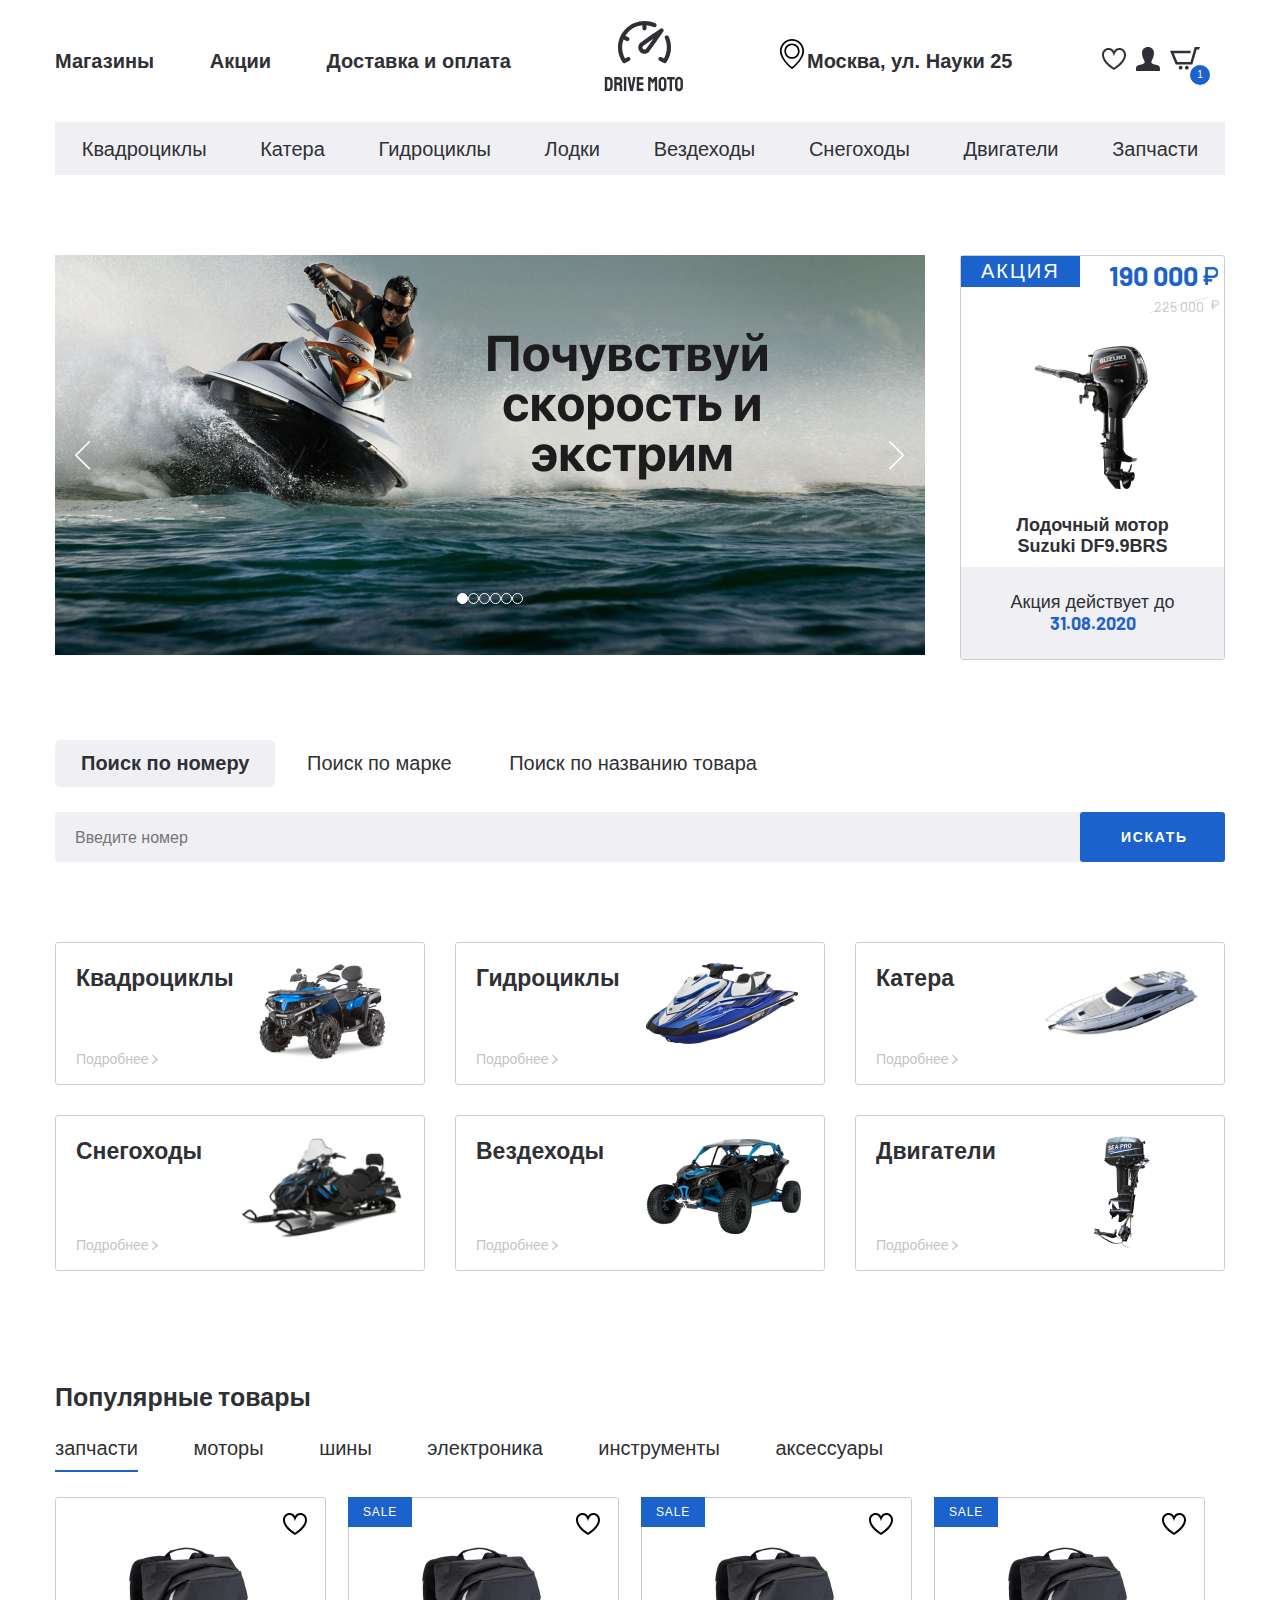
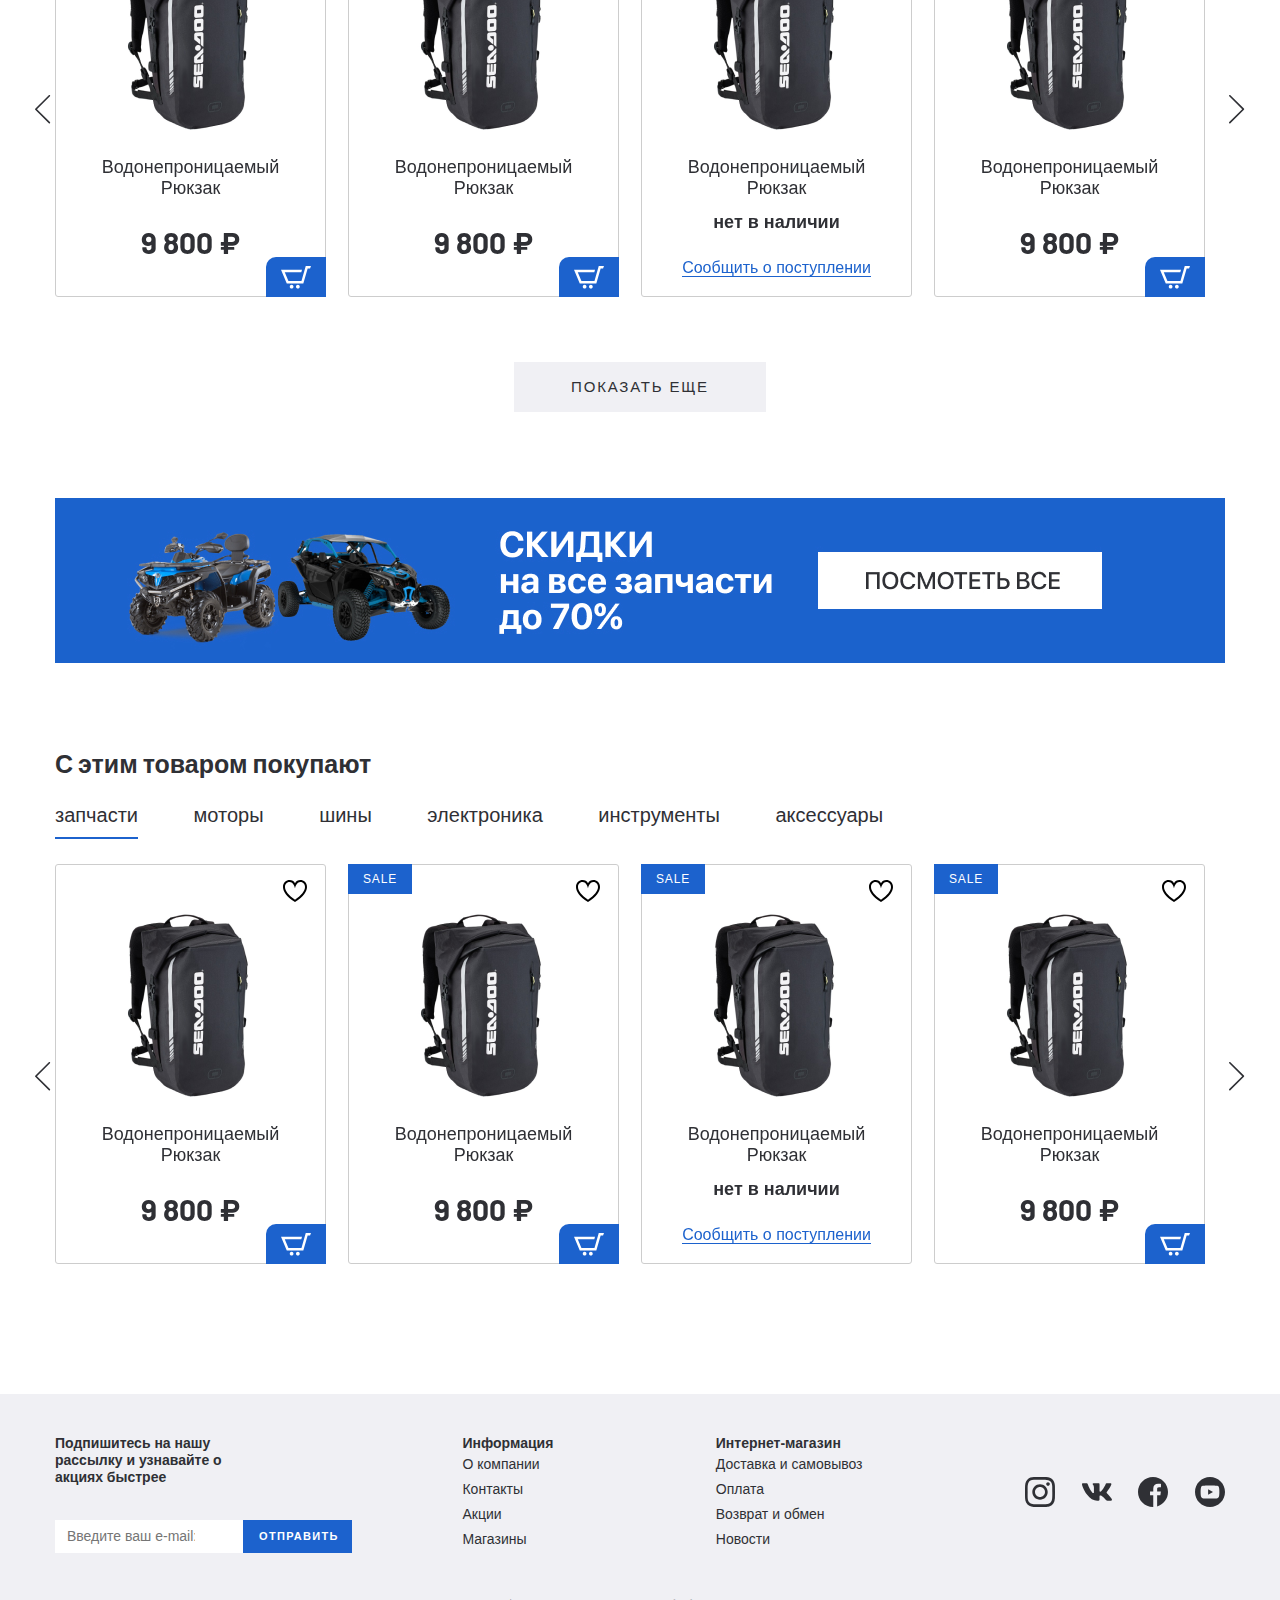
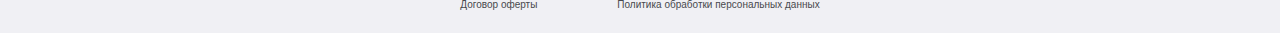
<file: index.html>
<!DOCTYPE html>
<html lang="ru">
  <head>
    <meta charset="UTF-8" />
    <meta http-equiv="X-UA-Compatible" content="IE=edge" />
    <meta
      name="viewport"
      content="width=
    , initial-scale=1.0"
    />
    <title>Document</title>
    <link rel="stylesheet" href="css/normalize.css" />
    <link rel="stylesheet" href="css/slick.css" />
    <link rel="preconnect" href="https://fonts.googleapis.com" />
    <link
      href="https://fonts.googleapis.com/css2?family=Barlow:wght@400;700&family=Inter:wght@900&display=swap"
      rel="stylesheet"
    />
    <link rel="stylesheet" href="css/fonts.css" />
    <link rel="stylesheet" href="css/ion.rangeSlider.min.css" />
    <link rel="stylesheet" href="css/jquery.formstyler.css" />
    <link rel="stylesheet" href="css/jquery.formstyler.theme.css" />
    <link rel="stylesheet" href="css/jquery.rateyo.min.css" />
    <link rel="stylesheet" href="css/style.css" />
  </head>

  <body class="page">
    <header class="header">
      <div class="header__top">
        <div class="container">
          <div class="header__top-inner">
            <nav class="menu">
              <ul class="menu__list">
                <li class="menu__item">
                  <a class="menu__link" href="#">Магазины</a>
                </li>
                <li class="menu__item">
                  <a class="menu__link" href="#">Акции</a>
                </li>
                <li class="menu__item">
                  <a class="menu__link" href="#">Доставка и оплата</a>
                </li>
              </ul>
            </nav>
            <a class="logo" href="">
              <img
                class="logo__img"
                src="images/Logo.svg"
                alt="Логотип компании драйв мото"
              />
            </a>
            <div class="header__box">
              <p class="header__adress">Москва, ул. Науки 25</p>
              <ul class="user-list">
                <li class="user-list__item">
                  <a href="#" class="user-list__link">
                    <img src="images/like.svg" alt="" />
                  </a>
                </li>
                <li class="user-list__item">
                  <a href="#" class="user-list__link">
                    <img src="images/user.svg" alt="" />
                  </a>
                </li>
                <li class="user-list__item">
                  <a href="#" class="user-list__link basket">
                    <img src="images/basket.svg" alt="" />
                    <p class="basket__num">1</p>
                  </a>
                </li>
              </ul>
            </div>
          </div>
        </div>
      </div>
      <div class="header__bottom page-section">
        <div class="container">
          <ul class="menu-categories">
            <li class="menu-categories__item">
              <a class="menu-categories__link" href="#">Квадроциклы</a>
            </li>
            <li class="menu-categories__item">
              <a class="menu-categories__link" href="#">Катера</a>
            </li>
            <li class="menu-categories__item">
              <a class="menu-categories__link" href="#">Гидроциклы</a>
            </li>
            <li class="menu-categories__item">
              <a class="menu-categories__link" href="#">Лодки</a>
            </li>
            <li class="menu-categories__item">
              <a class="menu-categories__link" href="#">Вездеходы</a>
            </li>
            <li class="menu-categories__item">
              <a class="menu-categories__link" href="#">Снегоходы</a>
            </li>
            <li class="menu-categories__item">
              <a class="menu-categories__link" href="#">Двигатели</a>
            </li>
            <li class="menu-categories__item">
              <a class="menu-categories__link" href="#">Запчасти</a>
            </li>
          </ul>
        </div>
      </div>
    </header>

    <section class="banner-section page-section">
      <div class="container">
        <div class="banner-section__inner">
          <div class="banner-section__slider">
            <a class="banner-section__slider-item" href="#">
              <img
                class="banner-section__inner-img"
                src="images/banner-slider.jpg"
                alt="слайдер с баннера"
              />
            </a>
            <a class="banner-section__slider-item" href="#">
              <img
                class="banner-section__inner-img"
                src="images/banner-slider.jpg"
                alt="слайдер с баннера"
              />
            </a>
            <a class="banner-section__slider-item" href="#">
              <img
                class="banner-section__inner-img"
                src="images/banner-slider.jpg"
                alt="слайдер с баннера"
              />
            </a>
            <a class="banner-section__slider-item" href="#">
              <img
                class="banner-section__inner-img"
                src="images/banner-slider.jpg"
                alt="слайдер с баннера"
              />
            </a>
            <a class="banner-section__slider-item" href="#">
              <img
                class="banner-section__inner-img"
                src="images/banner-slider.jpg"
                alt="слайдер с баннера"
              />
            </a>
            <a class="banner-section__slider-item" href="#">
              <img
                class="banner-section__inner-img"
                src="images/banner-slider.jpg"
                alt="слайдер с баннера"
              />
            </a>
          </div>
          <a class="banner-section__item sale-item" href="#">
            <div class="sale-item__top">
              <p class="sale-item__info">акция</p>
              <div class="sale-item__price">
                <div class="price sale-item__price-new">190 000</div>
                <div class="price sale-item__price-old">225 000</div>
              </div>
            </div>
            <img class="sale-item__img" src="../images/sale-1.png" alt="" />
            <h5 class="sale-item__title">Лодочный мотор Suzuki DF9.9BRS</h5>
            <p class="sale-item__footer">
              Акция действует до
              <span>31.08.2020</span>
            </p>
          </a>
        </div>
      </div>
    </section>

    <div class="search page-section">
      <div class="container">
        <div class="search_inner">
          <div class="search__tabs">
            <a
              class="tab search__tabs-item search__tabs-item--active tab--active"
              href="#tab-1"
              >Поиск по номеру</a
            >
            <a class="tab search__tabs-item" href="#tab-2">Поиск по марке</a>
            <a class="tab search__tabs-item" href="#tab-3"
              >Поиск по названию товара</a
            >
          </div>
          <div class="search__content">
            <div
              id="tab-1"
              class="tabs-content search__content-item tabs-content--active"
            >
              <form class="search__content-form">
                <input
                  type="text"
                  class="search__content-input"
                  placeholder="Введите номер"
                />
                <button class="search__content-btn">искать</button>
              </form>
            </div>
            <div id="tab-2" class="tabs-content search__content-item">
              <form class="search__content-form">
                <input
                  type="text"
                  class="search__content-input"
                  placeholder="Введите марку"
                />
                <button class="search__content-btn">искать</button>
              </form>
            </div>
            <div id="tab-3" class="tabs-content search__content-item">
              <form class="search__content-form">
                <input
                  type="text"
                  class="search__content-input"
                  placeholder="Введите название товара"
                />
                <button class="search__content-btn">искать</button>
              </form>
            </div>
          </div>
        </div>
      </div>
    </div>

    <section class="categories page-section">
      <div class="container">
        <div class="categories__inner">
          <a class="categories__item" href="#">
            <div class="categories__item-info">
              <h4 class="categories__item-title">Квадроциклы</h4>
              <p class="categories__item-text">Подробнее</p>
            </div>
            <div class="categories__item-img">
              <img src="images/categories-1.png" alt="" />
            </div>
          </a>
          <a class="categories__item" href="#">
            <div class="categories__item-info">
              <h4 class="categories__item-title">Гидроциклы</h4>
              <p class="categories__item-text">Подробнее</p>
            </div>
            <div class="categories__item-img">
              <img src="images/categories-2.png" alt="" />
            </div>
          </a>
          <a class="categories__item" href="#">
            <div class="categories__item-info">
              <h4 class="categories__item-title">Катера</h4>
              <p class="categories__item-text">Подробнее</p>
            </div>
            <div class="categories__item-img">
              <img src="images/categories-3.png" alt="" />
            </div>
          </a>
          <a class="categories__item" href="#">
            <div class="categories__item-info">
              <h4 class="categories__item-title">Снегоходы</h4>
              <p class="categories__item-text">Подробнее</p>
            </div>
            <div class="categories__item-img">
              <img src="images/categories-4.png" alt="" />
            </div>
          </a>
          <a class="categories__item" href="#">
            <div class="categories__item-info">
              <h4 class="categories__item-title">Вездеходы</h4>
              <p class="categories__item-text">Подробнее</p>
            </div>
            <div class="categories__item-img">
              <img src="images/categories-5.png" alt="" />
            </div>
          </a>
          <a class="categories__item" href="#">
            <div class="categories__item-info">
              <h4 class="categories__item-title">Двигатели</h4>
              <p class="categories__item-text">Подробнее</p>
            </div>
            <div class="categories__item-img">
              <img src="images/categories-6.png" alt="" />
            </div>
          </a>
        </div>
      </div>
    </section>

    <sections class="products page-section">
      <div class="container">
        <div class="products__inner">
          <h3 class="product__title">Популярные товары</h3>

          <div class="tabs__wrapper">
            <div class="tabs products__tabs">
              <a class="tab products__tab tab--active" href="#product-tab-1"
                >запчасти</a
              >
              <a class="tab products__tab" href="#product-tab-2">моторы</a>
              <a class="tab products__tab" href="#product-tab-3">шины</a>
              <a class="tab products__tab" href="#product-tab-4">электроника</a>
              <a class="tab products__tab" href="#product-tab-5">инструменты</a>
              <a class="tab products__tab" href="#product-tab-6">аксессуары</a>
            </div>

            <div class="tabs-container products__container">
              <div
                id="product-tab-1"
                class="tabs-content products__content tabs-content--active"
              >
                <div class="product-slider">
                  <div class="product-slider__item">
                    <div class="product-item-wrapper">
                      <button class="product-item__favorite"></button>
                      <button class="product-item__basket">
                        <img src="images/basket-white.svg" alt="" />
                      </button>
                      <a class="product-item__notify-link" href="#"
                        ><span>Сообщить о поступлении</span></a
                      >
                      <a class="product-item" href="#">
                        <p class="product-item__hover-text">посмотреть товар</p>
                        <img
                          class="product-item__img"
                          src="images/content/product-1.png"
                          alt=""
                        />
                        <h4 class="product-item__title">
                          Водонепроницаемый Рюкзак
                        </h4>
                        <p class="price product-item__price">9 800 ₽</p>
                        <p class="product-item__notify-text">нет в наличии</p>
                      </a>
                    </div>
                  </div>

                  <div class="product-slider__item">
                    <div class="product-item-wrapper">
                      <button class="product-item__favorite"></button>
                      <button class="product-item__basket">
                        <img src="images/basket-white.svg" alt="" />
                      </button>
                      <a class="product-item__notify-link" href="#"
                        ><span>Сообщить о поступлении</span></a
                      >
                      <a class="product-item product-item--sale" href="#">
                        <p class="product-item__hover-text">посмотреть товар</p>
                        <img
                          class="product-item__img"
                          src="images/content/product-1.png"
                          alt=""
                        />
                        <h4 class="product-item__title">
                          Водонепроницаемый Рюкзак
                        </h4>
                        <p class="price product-item__price">9 800 ₽</p>
                        <p class="product-item__notify-text">нет в наличии</p>
                      </a>
                    </div>
                  </div>

                  <div class="product-slider__item">
                    <div
                      class="product-item-wrapper product-item__not-available"
                    >
                      <button class="product-item__favorite"></button>
                      <button class="product-item__basket">
                        <img src="images/basket-white.svg" alt="" />
                      </button>
                      <a class="product-item__notify-link" href="#"
                        ><span>Сообщить о поступлении</span></a
                      >
                      <a class="product-item product-item--sale" href="#">
                        <p class="product-item__hover-text">посмотреть товар</p>
                        <img
                          class="product-item__img"
                          src="images/content/product-1.png"
                          alt=""
                        />
                        <h4 class="product-item__title">
                          Водонепроницаемый Рюкзак
                        </h4>
                        <p class="price product-item__price">9 800 ₽</p>
                        <p class="product-item__notify-text">нет в наличии</p>
                      </a>
                    </div>
                  </div>

                  <div class="product-slider__item">
                    <div class="product-item-wrapper">
                      <button class="product-item__favorite"></button>
                      <button class="product-item__basket">
                        <img src="images/basket-white.svg" alt="" />
                      </button>
                      <a class="product-item__notify-link" href="#"
                        ><span>Сообщить о поступлении</span></a
                      >
                      <a class="product-item product-item--sale" href="#">
                        <p class="product-item__hover-text">посмотреть товар</p>
                        <img
                          class="product-item__img"
                          src="images/content/product-1.png"
                          alt=""
                        />
                        <h4 class="product-item__title">
                          Водонепроницаемый Рюкзак
                        </h4>
                        <p class="price product-item__price">9 800 ₽</p>
                        <p class="product-item__notify-text">нет в наличии</p>
                      </a>
                    </div>
                  </div>

                  <div class="product-slider__item">
                    <div class="product-item-wrapper">
                      <button class="product-item__favorite"></button>
                      <button class="product-item__basket">
                        <img src="images/basket-white.svg" alt="" />
                      </button>
                      <a class="product-item__notify-link" href="#"
                        ><span>Сообщить о поступлении</span></a
                      >
                      <a class="product-item product-item--sale" href="#">
                        <p class="product-item__hover-text">посмотреть товар</p>
                        <img
                          class="product-item__img"
                          src="images/content/product-1.png"
                          alt=""
                        />
                        <h4 class="product-item__title">
                          Водонепроницаемый Рюкзак
                        </h4>
                        <p class="price product-item__price">9 800 ₽</p>
                        <p class="product-item__notify-text">нет в наличии</p>
                      </a>
                    </div>
                  </div>

                  <div class="product-slider__item">
                    <div class="product-item-wrapper">
                      <button class="product-item__favorite"></button>
                      <button class="product-item__basket">
                        <img src="images/basket-white.svg" alt="" />
                      </button>
                      <a class="product-item__notify-link" href="#"
                        ><span>Сообщить о поступлении</span></a
                      >
                      <a class="product-item product-item--sale" href="#">
                        <p class="product-item__hover-text">посмотреть товар</p>
                        <img
                          class="product-item__img"
                          src="images/content/product-1.png"
                          alt=""
                        />
                        <h4 class="product-item__title">
                          Водонепроницаемый Рюкзак
                        </h4>
                        <p class="price product-item__price">9 800 ₽</p>
                        <p class="product-item__notify-text">нет в наличии</p>
                      </a>
                    </div>
                  </div>

                  <div class="product-slider__item">
                    <div class="product-item-wrapper">
                      <button class="product-item__favorite"></button>
                      <button class="product-item__basket">
                        <img src="images/basket-white.svg" alt="" />
                      </button>
                      <a class="product-item__notify-link" href="#"
                        ><span>Сообщить о поступлении</span></a
                      >
                      <a class="product-item product-item--sale" href="#">
                        <p class="product-item__hover-text">посмотреть товар</p>
                        <img
                          class="product-item__img"
                          src="images/content/product-1.png"
                          alt=""
                        />
                        <h4 class="product-item__title">
                          Водонепроницаемый Рюкзак
                        </h4>
                        <p class="price product-item__price">9 800 ₽</p>
                        <p class="product-item__notify-text">нет в наличии</p>
                      </a>
                    </div>
                  </div>

                  <div class="product-slider__item">
                    <div class="product-item-wrapper">
                      <button class="product-item__favorite"></button>
                      <button class="product-item__basket">
                        <img src="images/basket-white.svg" alt="" />
                      </button>
                      <a class="product-item__notify-link" href="#"
                        ><span>Сообщить о поступлении</span></a
                      >
                      <a class="product-item product-item--sale" href="#">
                        <p class="product-item__hover-text">посмотреть товар</p>
                        <img
                          class="product-item__img"
                          src="images/content/product-1.png"
                          alt=""
                        />
                        <h4 class="product-item__title">
                          Водонепроницаемый Рюкзак
                        </h4>
                        <p class="price product-item__price">9 800 ₽</p>
                        <p class="product-item__notify-text">нет в наличии</p>
                      </a>
                    </div>
                  </div>
                </div>
              </div>
              <div id="product-tab-2" class="tabs-content products__content">
                <div class="product-slider">
                  <div class="product-slider__item">
                    <div class="product-item-wrapper">
                      <button class="product-item__favorite"></button>
                      <button class="product-item__basket">
                        <img src="images/basket-white.svg" alt="" />
                      </button>
                      <a class="product-item__notify-link" href="#"
                        ><span>Сообщить о поступлении</span></a
                      >
                      <a class="product-item" href="#">
                        <p class="product-item__hover-text">посмотреть товар</p>
                        <img
                          class="product-item__img"
                          src="images/content/product-1.png"
                          alt=""
                        />
                        <h4 class="product-item__title">
                          Водонепроницаемый Рюкзак
                        </h4>
                        <p class="price product-item__price">9 800 ₽</p>
                        <p class="product-item__notify-text">нет в наличии</p>
                      </a>
                    </div>
                  </div>

                  <div class="product-slider__item">
                    <div class="product-item-wrapper">
                      <button class="product-item__favorite"></button>
                      <button class="product-item__basket">
                        <img src="images/basket-white.svg" alt="" />
                      </button>
                      <a class="product-item__notify-link" href="#"
                        ><span>Сообщить о поступлении</span></a
                      >
                      <a class="product-item product-item--sale" href="#">
                        <p class="product-item__hover-text">посмотреть товар</p>
                        <img
                          class="product-item__img"
                          src="images/content/product-1.png"
                          alt=""
                        />
                        <h4 class="product-item__title">
                          Водонепроницаемый Рюкзак
                        </h4>
                        <p class="price product-item__price">9 800 ₽</p>
                        <p class="product-item__notify-text">нет в наличии</p>
                      </a>
                    </div>
                  </div>

                  <div class="product-slider__item">
                    <div
                      class="product-item-wrapper product-item__not-available"
                    >
                      <button class="product-item__favorite"></button>
                      <button class="product-item__basket">
                        <img src="images/basket-white.svg" alt="" />
                      </button>
                      <a class="product-item__notify-link" href="#"
                        ><span>Сообщить о поступлении</span></a
                      >
                      <a class="product-item product-item--sale" href="#">
                        <p class="product-item__hover-text">посмотреть товар</p>
                        <img
                          class="product-item__img"
                          src="images/content/product-1.png"
                          alt=""
                        />
                        <h4 class="product-item__title">
                          Водонепроницаемый Рюкзак
                        </h4>
                        <p class="price product-item__price">9 800 ₽</p>
                        <p class="product-item__notify-text">нет в наличии</p>
                      </a>
                    </div>
                  </div>

                  <div class="product-slider__item">
                    <div class="product-item-wrapper">
                      <button class="product-item__favorite"></button>
                      <button class="product-item__basket">
                        <img src="images/basket-white.svg" alt="" />
                      </button>
                      <a class="product-item__notify-link" href="#"
                        ><span>Сообщить о поступлении</span></a
                      >
                      <a class="product-item product-item--sale" href="#">
                        <p class="product-item__hover-text">посмотреть товар</p>
                        <img
                          class="product-item__img"
                          src="images/content/product-1.png"
                          alt=""
                        />
                        <h4 class="product-item__title">
                          Водонепроницаемый Рюкзак
                        </h4>
                        <p class="price product-item__price">9 800 ₽</p>
                        <p class="product-item__notify-text">нет в наличии</p>
                      </a>
                    </div>
                  </div>

                  <div class="product-slider__item">
                    <div class="product-item-wrapper">
                      <button class="product-item__favorite"></button>
                      <button class="product-item__basket">
                        <img src="images/basket-white.svg" alt="" />
                      </button>
                      <a class="product-item__notify-link" href="#"
                        ><span>Сообщить о поступлении</span></a
                      >
                      <a class="product-item product-item--sale" href="#">
                        <p class="product-item__hover-text">посмотреть товар</p>
                        <img
                          class="product-item__img"
                          src="images/content/product-1.png"
                          alt=""
                        />
                        <h4 class="product-item__title">
                          Водонепроницаемый Рюкзак
                        </h4>
                        <p class="price product-item__price">9 800 ₽</p>
                        <p class="product-item__notify-text">нет в наличии</p>
                      </a>
                    </div>
                  </div>

                  <div class="product-slider__item">
                    <div class="product-item-wrapper">
                      <button class="product-item__favorite"></button>
                      <button class="product-item__basket">
                        <img src="images/basket-white.svg" alt="" />
                      </button>
                      <a class="product-item__notify-link" href="#"
                        ><span>Сообщить о поступлении</span></a
                      >
                      <a class="product-item product-item--sale" href="#">
                        <p class="product-item__hover-text">посмотреть товар</p>
                        <img
                          class="product-item__img"
                          src="images/content/product-1.png"
                          alt=""
                        />
                        <h4 class="product-item__title">
                          Водонепроницаемый Рюкзак
                        </h4>
                        <p class="price product-item__price">9 800 ₽</p>
                        <p class="product-item__notify-text">нет в наличии</p>
                      </a>
                    </div>
                  </div>

                  <div class="product-slider__item">
                    <div class="product-item-wrapper">
                      <button class="product-item__favorite"></button>
                      <button class="product-item__basket">
                        <img src="images/basket-white.svg" alt="" />
                      </button>
                      <a class="product-item__notify-link" href="#"
                        ><span>Сообщить о поступлении</span></a
                      >
                      <a class="product-item product-item--sale" href="#">
                        <p class="product-item__hover-text">посмотреть товар</p>
                        <img
                          class="product-item__img"
                          src="images/content/product-1.png"
                          alt=""
                        />
                        <h4 class="product-item__title">
                          Водонепроницаемый Рюкзак
                        </h4>
                        <p class="price product-item__price">9 800 ₽</p>
                        <p class="product-item__notify-text">нет в наличии</p>
                      </a>
                    </div>
                  </div>

                  <div class="product-slider__item">
                    <div class="product-item-wrapper">
                      <button class="product-item__favorite"></button>
                      <button class="product-item__basket">
                        <img src="images/basket-white.svg" alt="" />
                      </button>
                      <a class="product-item__notify-link" href="#"
                        ><span>Сообщить о поступлении</span></a
                      >
                      <a class="product-item product-item--sale" href="#">
                        <p class="product-item__hover-text">посмотреть товар</p>
                        <img
                          class="product-item__img"
                          src="images/content/product-1.png"
                          alt=""
                        />
                        <h4 class="product-item__title">
                          Водонепроницаемый Рюкзак
                        </h4>
                        <p class="price product-item__price">9 800 ₽</p>
                        <p class="product-item__notify-text">нет в наличии</p>
                      </a>
                    </div>
                  </div>
                </div>
              </div>

              <div id="product-tab-3" class="tabs-content products__content">
                slider-3
              </div>
              <div id="product-tab-4" class="tabs-content products__content">
                slider-4
              </div>
              <div id="product-tab-5" class="tabs-content products__content">
                slider-5
              </div>
              <div id="product-tab-6" class="tabs-content products__content">
                slider-6
              </div>
            </div>
          </div>
          <div class="product__more">
            <a class="product__more-link" href="">Показать еще</a>
          </div>
        </div>
      </div>
    </sections>

    <div class="banner__wrap page-section">
      <div class="container">
        <a class="banner" href="#">
          <img src="images/banner.jpg" alt="" />
        </a>
      </div>
    </div>

    <sections class="products popular">
      <div class="container">
        <div class="products__inner">
          <h3 class="product__title">С этим товаром покупают</h3>

          <div class="tabs__wrapper">
            <div class="tabs products__tabs">
              <a class="tab products__tab tab--active" href="#popular-tab-1"
                >запчасти</a
              >
              <a class="tab products__tab" href="#popular-tab-2">моторы</a>
              <a class="tab products__tab" href="#popular-tab-3">шины</a>
              <a class="tab products__tab" href="#popular-tab-4">электроника</a>
              <a class="tab products__tab" href="#popular-tab-5">инструменты</a>
              <a class="tab products__tab" href="#popular-tab-6">аксессуары</a>
            </div>

            <div class="tabs-container products__container">
              <div
                id="popular-tab-1"
                class="tabs-content products__content tabs-content--active"
              >
                <div class="product-slider">
                  <div class="product-slider__item">
                    <div class="product-item-wrapper">
                      <button class="product-item__favorite"></button>
                      <button class="product-item__basket">
                        <img src="images/basket-white.svg" alt="" />
                      </button>
                      <a class="product-item__notify-link" href="#"
                        ><span>Сообщить о поступлении</span></a
                      >
                      <a class="product-item" href="#">
                        <p class="product-item__hover-text">посмотреть товар</p>
                        <img
                          class="product-item__img"
                          src="images/content/product-1.png"
                          alt=""
                        />
                        <h4 class="product-item__title">
                          Водонепроницаемый Рюкзак
                        </h4>
                        <p class="price product-item__price">9 800 ₽</p>
                        <p class="product-item__notify-text">нет в наличии</p>
                      </a>
                    </div>
                  </div>

                  <div class="product-slider__item">
                    <div class="product-item-wrapper">
                      <button class="product-item__favorite"></button>
                      <button class="product-item__basket">
                        <img src="images/basket-white.svg" alt="" />
                      </button>
                      <a class="product-item__notify-link" href="#"
                        ><span>Сообщить о поступлении</span></a
                      >
                      <a class="product-item product-item--sale" href="#">
                        <p class="product-item__hover-text">посмотреть товар</p>
                        <img
                          class="product-item__img"
                          src="images/content/product-1.png"
                          alt=""
                        />
                        <h4 class="product-item__title">
                          Водонепроницаемый Рюкзак
                        </h4>
                        <p class="price product-item__price">9 800 ₽</p>
                        <p class="product-item__notify-text">нет в наличии</p>
                      </a>
                    </div>
                  </div>

                  <div class="product-slider__item">
                    <div
                      class="product-item-wrapper product-item__not-available"
                    >
                      <button class="product-item__favorite"></button>
                      <button class="product-item__basket">
                        <img src="images/basket-white.svg" alt="" />
                      </button>
                      <a class="product-item__notify-link" href="#"
                        ><span>Сообщить о поступлении</span></a
                      >
                      <a class="product-item product-item--sale" href="#">
                        <p class="product-item__hover-text">посмотреть товар</p>
                        <img
                          class="product-item__img"
                          src="images/content/product-1.png"
                          alt=""
                        />
                        <h4 class="product-item__title">
                          Водонепроницаемый Рюкзак
                        </h4>
                        <p class="price product-item__price">9 800 ₽</p>
                        <p class="product-item__notify-text">нет в наличии</p>
                      </a>
                    </div>
                  </div>

                  <div class="product-slider__item">
                    <div class="product-item-wrapper">
                      <button class="product-item__favorite"></button>
                      <button class="product-item__basket">
                        <img src="images/basket-white.svg" alt="" />
                      </button>
                      <a class="product-item__notify-link" href="#"
                        ><span>Сообщить о поступлении</span></a
                      >
                      <a class="product-item product-item--sale" href="#">
                        <p class="product-item__hover-text">посмотреть товар</p>
                        <img
                          class="product-item__img"
                          src="images/content/product-1.png"
                          alt=""
                        />
                        <h4 class="product-item__title">
                          Водонепроницаемый Рюкзак
                        </h4>
                        <p class="price product-item__price">9 800 ₽</p>
                        <p class="product-item__notify-text">нет в наличии</p>
                      </a>
                    </div>
                  </div>

                  <div class="product-slider__item">
                    <div class="product-item-wrapper">
                      <button class="product-item__favorite"></button>
                      <button class="product-item__basket">
                        <img src="images/basket-white.svg" alt="" />
                      </button>
                      <a class="product-item__notify-link" href="#"
                        ><span>Сообщить о поступлении</span></a
                      >
                      <a class="product-item product-item--sale" href="#">
                        <p class="product-item__hover-text">посмотреть товар</p>
                        <img
                          class="product-item__img"
                          src="images/content/product-1.png"
                          alt=""
                        />
                        <h4 class="product-item__title">
                          Водонепроницаемый Рюкзак
                        </h4>
                        <p class="price product-item__price">9 800 ₽</p>
                        <p class="product-item__notify-text">нет в наличии</p>
                      </a>
                    </div>
                  </div>

                  <div class="product-slider__item">
                    <div class="product-item-wrapper">
                      <button class="product-item__favorite"></button>
                      <button class="product-item__basket">
                        <img src="images/basket-white.svg" alt="" />
                      </button>
                      <a class="product-item__notify-link" href="#"
                        ><span>Сообщить о поступлении</span></a
                      >
                      <a class="product-item product-item--sale" href="#">
                        <p class="product-item__hover-text">посмотреть товар</p>
                        <img
                          class="product-item__img"
                          src="images/content/product-1.png"
                          alt=""
                        />
                        <h4 class="product-item__title">
                          Водонепроницаемый Рюкзак
                        </h4>
                        <p class="price product-item__price">9 800 ₽</p>
                        <p class="product-item__notify-text">нет в наличии</p>
                      </a>
                    </div>
                  </div>

                  <div class="product-slider__item">
                    <div class="product-item-wrapper">
                      <button class="product-item__favorite"></button>
                      <button class="product-item__basket">
                        <img src="images/basket-white.svg" alt="" />
                      </button>
                      <a class="product-item__notify-link" href="#"
                        ><span>Сообщить о поступлении</span></a
                      >
                      <a class="product-item product-item--sale" href="#">
                        <p class="product-item__hover-text">посмотреть товар</p>
                        <img
                          class="product-item__img"
                          src="images/content/product-1.png"
                          alt=""
                        />
                        <h4 class="product-item__title">
                          Водонепроницаемый Рюкзак
                        </h4>
                        <p class="price product-item__price">9 800 ₽</p>
                        <p class="product-item__notify-text">нет в наличии</p>
                      </a>
                    </div>
                  </div>

                  <div class="product-slider__item">
                    <div class="product-item-wrapper">
                      <button class="product-item__favorite"></button>
                      <button class="product-item__basket">
                        <img src="images/basket-white.svg" alt="" />
                      </button>
                      <a class="product-item__notify-link" href="#"
                        ><span>Сообщить о поступлении</span></a
                      >
                      <a class="product-item product-item--sale" href="#">
                        <p class="product-item__hover-text">посмотреть товар</p>
                        <img
                          class="product-item__img"
                          src="images/content/product-1.png"
                          alt=""
                        />
                        <h4 class="product-item__title">
                          Водонепроницаемый Рюкзак
                        </h4>
                        <p class="price product-item__price">9 800 ₽</p>
                        <p class="product-item__notify-text">нет в наличии</p>
                      </a>
                    </div>
                  </div>
                </div>
              </div>
              <div id="popular-tab-2" class="tabs-content products__content">
                <div class="product-slider">
                  <div class="product-slider__item">
                    <div class="product-item-wrapper">
                      <button class="product-item__favorite"></button>
                      <button class="product-item__basket">
                        <img src="images/basket-white.svg" alt="" />
                      </button>
                      <a class="product-item__notify-link" href="#"
                        ><span>Сообщить о поступлении</span></a
                      >
                      <a class="product-item" href="#">
                        <p class="product-item__hover-text">посмотреть товар</p>
                        <img
                          class="product-item__img"
                          src="images/content/product-1.png"
                          alt=""
                        />
                        <h4 class="product-item__title">
                          Водонепроницаемый Рюкзак
                        </h4>
                        <p class="price product-item__price">9 800 ₽</p>
                        <p class="product-item__notify-text">нет в наличии</p>
                      </a>
                    </div>
                  </div>

                  <div class="product-slider__item">
                    <div class="product-item-wrapper">
                      <button class="product-item__favorite"></button>
                      <button class="product-item__basket">
                        <img src="images/basket-white.svg" alt="" />
                      </button>
                      <a class="product-item__notify-link" href="#"
                        ><span>Сообщить о поступлении</span></a
                      >
                      <a class="product-item product-item--sale" href="#">
                        <p class="product-item__hover-text">посмотреть товар</p>
                        <img
                          class="product-item__img"
                          src="images/content/product-1.png"
                          alt=""
                        />
                        <h4 class="product-item__title">
                          Водонепроницаемый Рюкзак
                        </h4>
                        <p class="price product-item__price">9 800 ₽</p>
                        <p class="product-item__notify-text">нет в наличии</p>
                      </a>
                    </div>
                  </div>

                  <div class="product-slider__item">
                    <div
                      class="product-item-wrapper product-item__not-available"
                    >
                      <button class="product-item__favorite"></button>
                      <button class="product-item__basket">
                        <img src="images/basket-white.svg" alt="" />
                      </button>
                      <a class="product-item__notify-link" href="#"
                        ><span>Сообщить о поступлении</span></a
                      >
                      <a class="product-item product-item--sale" href="#">
                        <p class="product-item__hover-text">посмотреть товар</p>
                        <img
                          class="product-item__img"
                          src="images/content/product-1.png"
                          alt=""
                        />
                        <h4 class="product-item__title">
                          Водонепроницаемый Рюкзак
                        </h4>
                        <p class="price product-item__price">9 800 ₽</p>
                        <p class="product-item__notify-text">нет в наличии</p>
                      </a>
                    </div>
                  </div>

                  <div class="product-slider__item">
                    <div class="product-item-wrapper">
                      <button class="product-item__favorite"></button>
                      <button class="product-item__basket">
                        <img src="images/basket-white.svg" alt="" />
                      </button>
                      <a class="product-item__notify-link" href="#"
                        ><span>Сообщить о поступлении</span></a
                      >
                      <a class="product-item product-item--sale" href="#">
                        <p class="product-item__hover-text">посмотреть товар</p>
                        <img
                          class="product-item__img"
                          src="images/content/product-1.png"
                          alt=""
                        />
                        <h4 class="product-item__title">
                          Водонепроницаемый Рюкзак
                        </h4>
                        <p class="price product-item__price">9 800 ₽</p>
                        <p class="product-item__notify-text">нет в наличии</p>
                      </a>
                    </div>
                  </div>

                  <div class="product-slider__item">
                    <div class="product-item-wrapper">
                      <button class="product-item__favorite"></button>
                      <button class="product-item__basket">
                        <img src="images/basket-white.svg" alt="" />
                      </button>
                      <a class="product-item__notify-link" href="#"
                        ><span>Сообщить о поступлении</span></a
                      >
                      <a class="product-item product-item--sale" href="#">
                        <p class="product-item__hover-text">посмотреть товар</p>
                        <img
                          class="product-item__img"
                          src="images/content/product-1.png"
                          alt=""
                        />
                        <h4 class="product-item__title">
                          Водонепроницаемый Рюкзак
                        </h4>
                        <p class="price product-item__price">9 800 ₽</p>
                        <p class="product-item__notify-text">нет в наличии</p>
                      </a>
                    </div>
                  </div>

                  <div class="product-slider__item">
                    <div class="product-item-wrapper">
                      <button class="product-item__favorite"></button>
                      <button class="product-item__basket">
                        <img src="images/basket-white.svg" alt="" />
                      </button>
                      <a class="product-item__notify-link" href="#"
                        ><span>Сообщить о поступлении</span></a
                      >
                      <a class="product-item product-item--sale" href="#">
                        <p class="product-item__hover-text">посмотреть товар</p>
                        <img
                          class="product-item__img"
                          src="images/content/product-1.png"
                          alt=""
                        />
                        <h4 class="product-item__title">
                          Водонепроницаемый Рюкзак
                        </h4>
                        <p class="price product-item__price">9 800 ₽</p>
                        <p class="product-item__notify-text">нет в наличии</p>
                      </a>
                    </div>
                  </div>

                  <div class="product-slider__item">
                    <div class="product-item-wrapper">
                      <button class="product-item__favorite"></button>
                      <button class="product-item__basket">
                        <img src="images/basket-white.svg" alt="" />
                      </button>
                      <a class="product-item__notify-link" href="#"
                        ><span>Сообщить о поступлении</span></a
                      >
                      <a class="product-item product-item--sale" href="#">
                        <p class="product-item__hover-text">посмотреть товар</p>
                        <img
                          class="product-item__img"
                          src="images/content/product-1.png"
                          alt=""
                        />
                        <h4 class="product-item__title">
                          Водонепроницаемый Рюкзак
                        </h4>
                        <p class="price product-item__price">9 800 ₽</p>
                        <p class="product-item__notify-text">нет в наличии</p>
                      </a>
                    </div>
                  </div>

                  <div class="product-slider__item">
                    <div class="product-item-wrapper">
                      <button class="product-item__favorite"></button>
                      <button class="product-item__basket">
                        <img src="images/basket-white.svg" alt="" />
                      </button>
                      <a class="product-item__notify-link" href="#"
                        ><span>Сообщить о поступлении</span></a
                      >
                      <a class="product-item product-item--sale" href="#">
                        <p class="product-item__hover-text">посмотреть товар</p>
                        <img
                          class="product-item__img"
                          src="images/content/product-1.png"
                          alt=""
                        />
                        <h4 class="product-item__title">
                          Водонепроницаемый Рюкзак
                        </h4>
                        <p class="price product-item__price">9 800 ₽</p>
                        <p class="product-item__notify-text">нет в наличии</p>
                      </a>
                    </div>
                  </div>
                </div>
              </div>

              <div id="popular-tab-3" class="tabs-content products__content">
                slider-3
              </div>
              <div id="popular-tab-4" class="tabs-content products__content">
                slider-4
              </div>
              <div id="popular-tab-5" class="tabs-content products__content">
                slider-5
              </div>
              <div id="popular-tab-6" class="tabs-content products__content">
                slider-6
              </div>
            </div>
          </div>
        </div>
      </div>
    </sections>

    <footer class="footer">
      <div class="container">
        <div class="footer__top">
          <div class="footer__top-inner">
            <div class="footer__top-item footer__top-newslatter">
              <h6 class="footer__top-title">
                Подпишитесь на нашу рассылку и узнавайте о акциях быстрее
              </h6>
              <form class="footer-form">
                <input
                  class="footer-form__input"
                  type="text"
                  placeholder="Введите ваш e-mail:"
                />
                <button class="footer-form__button" type="submit">
                  Отправить
                </button>
              </form>
            </div>
            <div class="footer__top-item">
              <h6 class="footer__top-title">Информация</h6>
              <ul class="footer-list">
                <li class="footer-list__item"><a href="#">О компании</a></li>
                <li class="footer-list__item"><a href="#">Контакты</a></li>
                <li class="footer-list__item"><a href="#">Акции</a></li>
                <li class="footer-list__item"><a href="#">Магазины</a></li>
              </ul>
            </div>
            <div class="footer__top-item">
              <h6 class="footer__top-title">Интернет-магазин</h6>
              <ul class="footer-list">
                <li class="footer-list__item">
                  <a href="#">Доставка и самовывоз</a>
                </li>
                <li class="footer-list__item"><a href="#">Оплата</a></li>
                <li class="footer-list__item">
                  <a href="#">Возврат и обмен</a>
                </li>
                <li class="footer-list__item"><a href="#">Новости</a></li>
              </ul>
            </div>
            <div class="footer__top-item footer__top-social">
              <ul class="social-list">
                <li class="social-list__item">
                  <a href="#">
                    <img src="images/instagram.svg" alt="" />
                  </a>
                </li>
                <li class="social-list__item">
                  <a href="#">
                    <img src="images/vk.svg" alt="" />
                  </a>
                </li>
                <li class="social-list__item">
                  <a href="#">
                    <img src="images/facebook.svg" alt="" />
                  </a>
                </li>
                <li class="social-list__item">
                  <a href="#">
                    <img src="images/youtube.svg" alt="" />
                  </a>
                </li>
              </ul>
            </div>
          </div>
        </div>
        <div class="footer__bottom">
          <a class="footer__bottom-link" href="">Договор оферты</a>
          <a class="footer__bottom-link" href=""
            >Политика обработки персональных данных</a
          >
        </div>
      </div>
    </footer>

    <script src="https://ajax.googleapis.com/ajax/libs/jquery/3.4.1/jquery.min.js"></script>
    <script src="js/slick.min.js"></script>
    <script src="js/ion.rangeSlider.min.js"></script>
    <script src="js/jquery.formstyler.min.js"></script>
    <script src="js/jquery.rateyo.min.js.map"></script>
    <script src="js/main.js"></script>
  </body>
</html>

<!--<div class="tabs__wrapper">
                    <div class="tabs">
                        <a class="tab tab--active" href="#"></a>
                    </div>
                    <div class="tabs-container">
                        <div class="tabs-content">

                        </div>
                    </div>
                </div>-->
</file>
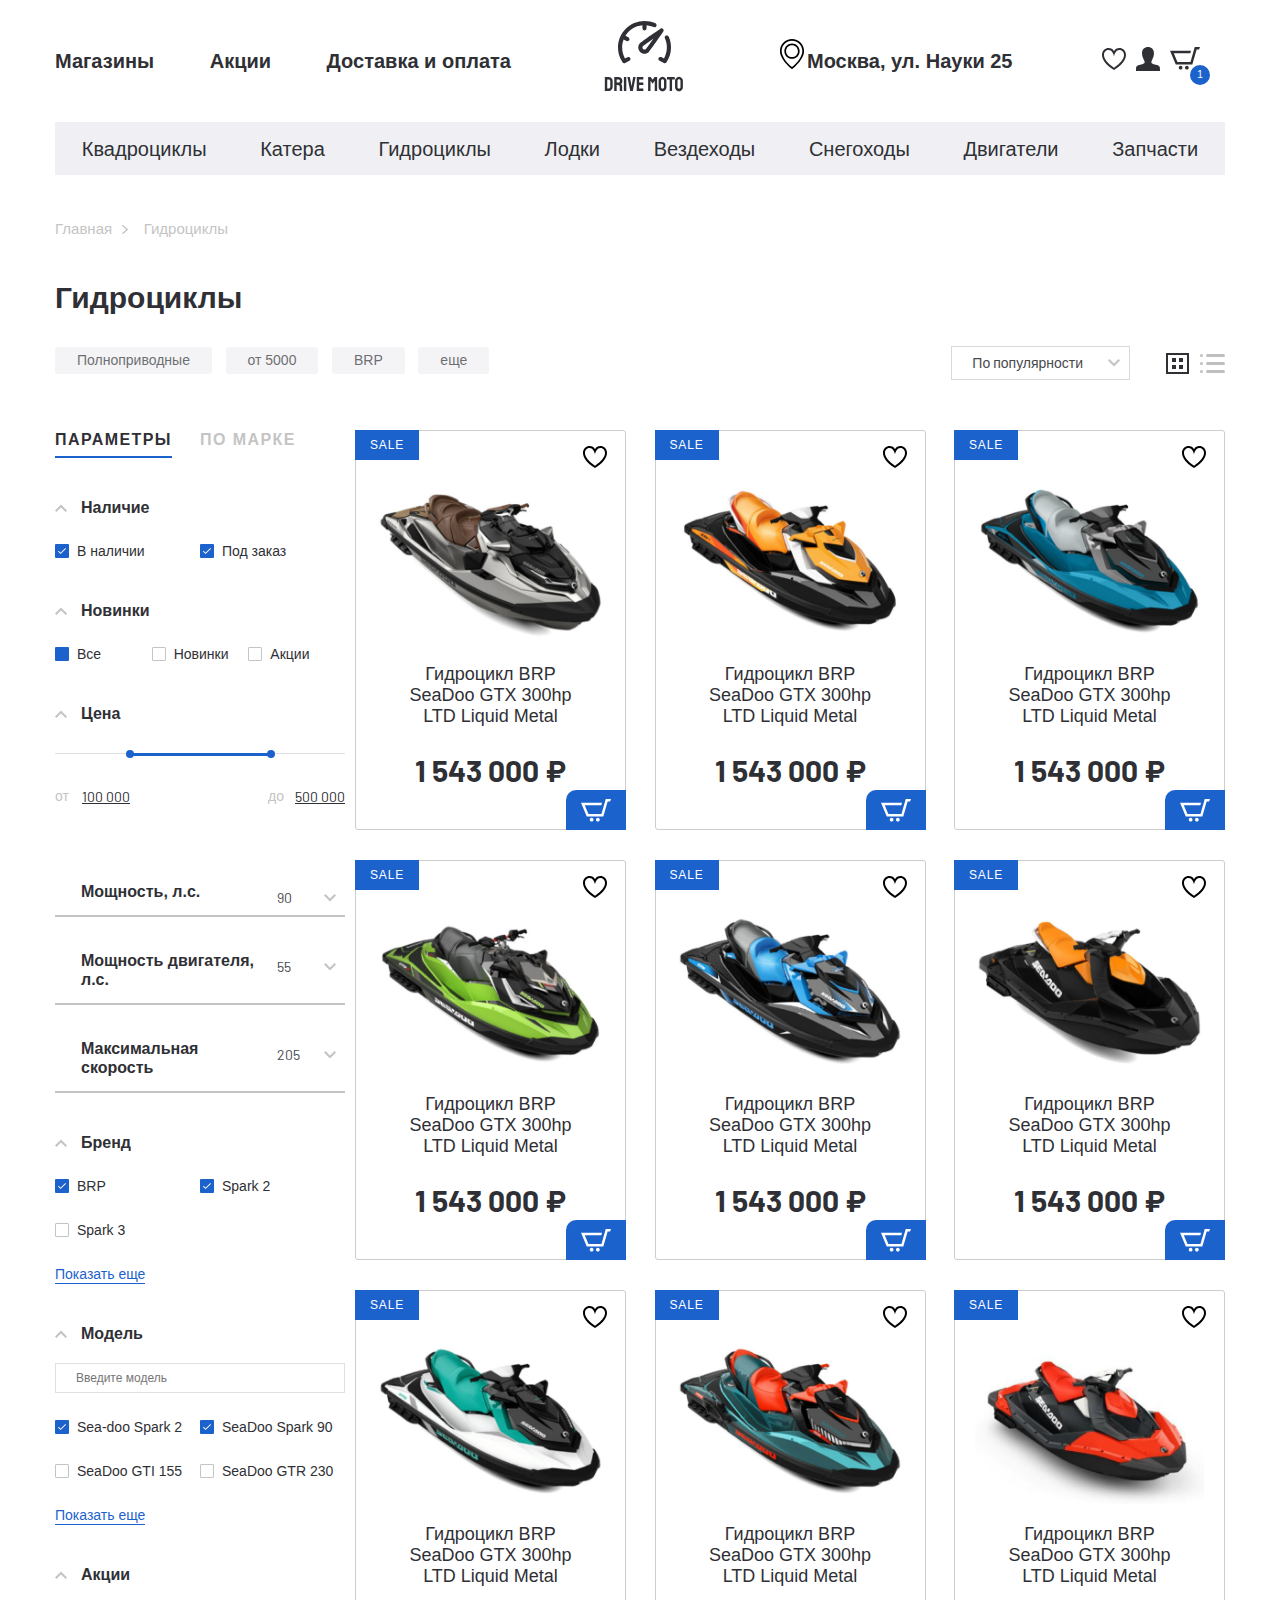
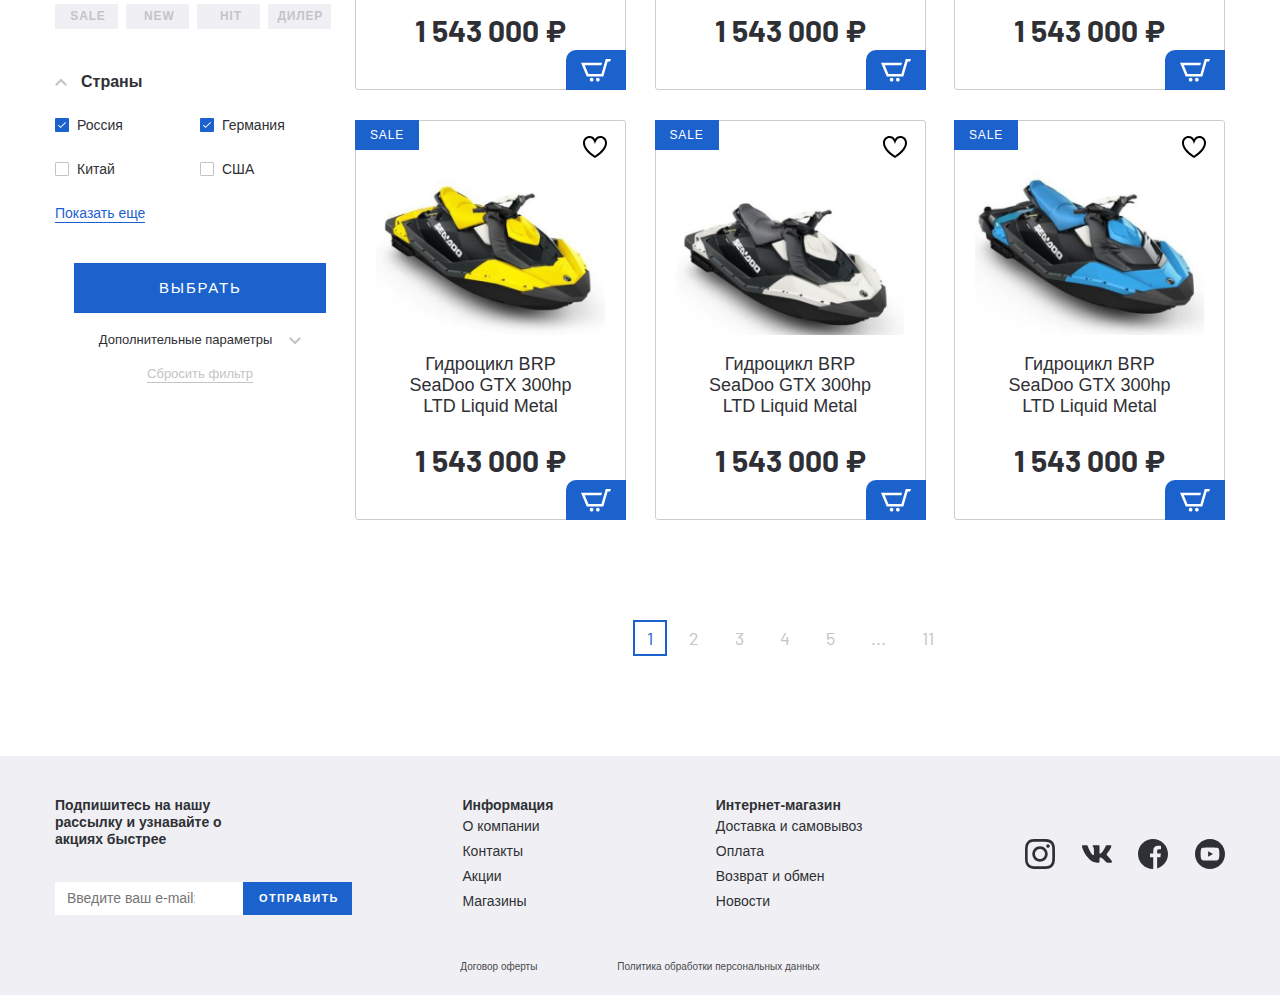
<file: catalog.html>
<!DOCTYPE html>
<html lang="ru">
  <head>
    <meta charset="UTF-8" />
    <meta http-equiv="X-UA-Compatible" content="IE=edge" />
    <meta
      name="viewport"
      content="width=
    , initial-scale=1.0"
    />
    <title>Document</title>
    <link rel="stylesheet" href="css/normalize.css" />
    <link rel="stylesheet" href="css/slick.css" />
    <link rel="preconnect" href="https://fonts.googleapis.com" />
    <link
      href="https://fonts.googleapis.com/css2?family=Barlow:wght@400;700&family=Inter:wght@900&display=swap"
      rel="stylesheet"
    />
    <link rel="stylesheet" href="css/fonts.css" />
    <link rel="stylesheet" href="css/ion.rangeSlider.min.css" />
    <link rel="stylesheet" href="css/jquery.formstyler.css" />
    <link rel="stylesheet" href="css/jquery.formstyler.theme.css" />
    <link rel="stylesheet" href="css/jquery.rateyo.min.css" />
    <link rel="stylesheet" href="css/style.css" />
  </head>

  <body class="page">
    <header class="header">
      <div class="header__top">
        <div class="container">
          <div class="header__top-inner">
            <nav class="menu">
              <ul class="menu__list">
                <li class="menu__item">
                  <a class="menu__link" href="#">Магазины</a>
                </li>
                <li class="menu__item">
                  <a class="menu__link" href="#">Акции</a>
                </li>
                <li class="menu__item">
                  <a class="menu__link" href="#">Доставка и оплата</a>
                </li>
              </ul>
            </nav>
            <a class="logo" href="">
              <img
                class="logo__img"
                src="images/Logo.svg"
                alt="Логотип компании драйв мото"
              />
            </a>
            <div class="header__box">
              <p class="header__adress">Москва, ул. Науки 25</p>
              <ul class="user-list">
                <li class="user-list__item">
                  <a href="#" class="user-list__link">
                    <img src="../images/like.svg" alt="" />
                  </a>
                </li>
                <li class="user-list__item">
                  <a href="#" class="user-list__link">
                    <img src="../images/user.svg" alt="" />
                  </a>
                </li>
                <li class="user-list__item">
                  <a href="#" class="user-list__link basket">
                    <img src="../images/basket.svg" alt="" />
                    <p class="basket__num">1</p>
                  </a>
                </li>
              </ul>
            </div>
          </div>
        </div>
      </div>
      <div class="header__bottom">
        <div class="container">
          <ul class="menu-categories">
            <li class="menu-categories__item">
              <a class="menu-categories__link" href="#">Квадроциклы</a>
            </li>
            <li class="menu-categories__item">
              <a class="menu-categories__link" href="#">Катера</a>
            </li>
            <li class="menu-categories__item">
              <a class="menu-categories__link" href="#">Гидроциклы</a>
            </li>
            <li class="menu-categories__item">
              <a class="menu-categories__link" href="#">Лодки</a>
            </li>
            <li class="menu-categories__item">
              <a class="menu-categories__link" href="#">Вездеходы</a>
            </li>
            <li class="menu-categories__item">
              <a class="menu-categories__link" href="#">Снегоходы</a>
            </li>
            <li class="menu-categories__item">
              <a class="menu-categories__link" href="#">Двигатели</a>
            </li>
            <li class="menu-categories__item">
              <a class="menu-categories__link" href="#">Запчасти</a>
            </li>
          </ul>
        </div>
      </div>
    </header>

    <div class="breadcrumbs">
      <div class="container">
        <ul class="breadcrumbs__list">
          <li class="breadcrumbs__list-item">
            <a href="#">Главная</a>
          </li>
          <li class="breadcrumbs__list-item">
            <span>Гидроциклы</span>
            <!--бекендер делает так что бы последняя ссылка становилась не ссылкой и переставала быть кликабельной-->
          </li>
        </ul>
      </div>
    </div>

    <section class="catalog">
      <div class="container">
        <h2 class="catalog__title">Гидроциклы</h2>
        <div class="catalog__filter">
          <div class="catalog__filter-items">
            <button>Полноприводные</button>
            <!--здесь возможно на js сделать активный класс при клике-->
            <button>от 5000</button>
            <button>BRP</button>
            <button>еще</button>
          </div>
          <div class="catalog__filter-btn">
            <select class="filter-style select-item">
              <option value="">По популярности</option>
              <option value="">Подороже</option>
              <option value="">Подешевле</option>
            </select>
            <button class="catalog__filter-btngrid catalog__filter-button catalog__filter-button--active">
              <svg
                width="23"
                height="21"
                viewBox="0 0 23 21"
                fill="none"
                xmlns="http://www.w3.org/2000/svg"
              >
                <rect
                  x="1"
                  y="1"
                  width="21"
                  height="19"
                  stroke="#2F3035"
                  stroke-width="2"
                />
                <rect
                  x="7"
                  y="6"
                  width="2"
                  height="2"
                  fill="#2F3035"
                  stroke="#2F3035"
                  stroke-width="2"
                />
                <rect
                  x="7"
                  y="13"
                  width="2"
                  height="2"
                  fill="#2F3035"
                  stroke="#2F3035"
                  stroke-width="2"
                />
                <rect
                  x="14"
                  y="6"
                  width="2"
                  height="2"
                  fill="#2F3035"
                  stroke="#2F3035"
                  stroke-width="2"
                />
                <rect
                  x="14"
                  y="13"
                  width="2"
                  height="2"
                  fill="#2F3035"
                  stroke="#2F3035"
                  stroke-width="2"
                />
              </svg>
            </button>
            <button class="catalog__filter-btnline catalog__filter-button">
              <svg
                width="25"
                height="19"
                viewBox="0 0 25 19"
                fill="none"
                xmlns="http://www.w3.org/2000/svg"
              >
                <g opacity="1">
                  <rect x="6" width="19" height="3" rx="1.5" fill="#2F3035" />
                  <rect
                    x="6"
                    y="8"
                    width="19"
                    height="3"
                    rx="1.5"
                    fill="#2F3035"
                  />
                  <rect
                    x="6"
                    y="16"
                    width="19"
                    height="3"
                    rx="1.5"
                    fill="#2F3035"
                  />
                  <rect width="3" height="3" rx="1.5" fill="#2F3035" />
                  <rect y="8" width="3" height="3" rx="1.5" fill="#2F3035" />
                  <rect y="16" width="3" height="3" rx="1.5" fill="#2F3035" />
                </g>
              </svg>
            </button>
          </div>
        </div>
        <div class="catalog__inner">
          <aside class="catalog__inner-aside aside-filter">
            <div class="tabs__wrapper">
              <div class="tabs aside-filter__tabs">
                <a class="tab aside-filter__tab tab--active" href="#"
                  ><span>Параметры</span></a
                >
                <a class="tab aside-filter__tab" href="#"
                  ><span>По марке</span></a
                >
              </div>
              <div class="tabs-container">
                <div
                  class="tabs-content aside-filter__tabs-content tabs-content--active"
                >
                  <form class="aside-filter__form">
                    <ul class="aside-filter__list">
                      <li class="aside-filter__item-drop">
                        <p
                          class="aside-filter__item-title filter__item-drop filter__item-drop--active"
                        >
                          Наличие
                        </p>
                        <div class="aside-filter__content">
                          <div class="aside-filter__content-box">
                            <label class="aside-filter__content-label"
                              ><input
                                class="filter-style"
                                type="checkbox"
                                checked
                              />В наличии</label
                            >
                          </div>

                          <div class="aside-filter__content-box">
                            <label class="aside-filter__content-label"
                              ><input
                                class="filter-style"
                                type="checkbox"
                                checked
                              />Под заказ</label
                            >
                          </div>
                        </div>
                      </li>
                      <li class="aside-filter__item-drop">
                        <p
                          class="aside-filter__item-title filter__item-drop filter__item-drop--active"
                        >
                          Новинки
                        </p>
                        <div
                          class="aside-filter__content aside-filter__content-radio"
                        >
                          <div class="aside-filter__content-box">
                            <label class="aside-filter__content-label"
                              ><input
                                class="filter-style"
                                name="radio"
                                type="radio"
                                checked
                              />Все</label
                            >
                          </div>

                          <div class="aside-filter__content-box">
                            <label class="aside-filter__content-label"
                              ><input
                                class="filter-style"
                                name="radio"
                                type="radio"
                              />Новинки</label
                            >
                          </div>

                          <div class="aside-filter__content-box">
                            <label class="aside-filter__content-label"
                              ><input
                                class="filter-style"
                                name="radio"
                                type="radio"
                              />Акции</label
                            >
                          </div>
                        </div>
                      </li>
                      <li class="aside-filter__item-drop">
                        <p
                          class="aside-filter__item-title filter__item-drop filter__item-drop--active"
                        >
                          Цена
                        </p>
                        <div class="aside-filter__content">
                          <input
                            type="text"
                            class="js-range-slider"
                            name="my_range"
                            value=""
                            data-min="100000"
                            data-max="500000"
                            data-from="200000"
                            data-to="400000"
                          />
                        </div>
                      </li>

                      <li class="aside-filter__item-list">
                        <div class="filter__item-list">
                          <p class="filter__item-listtitle">Мощность, л.с.</p>
                          <select class="filter-style filter__item-listselect">
                            <option>90</option>
                            <option>130</option>
                            <option>154</option>
                            <option>230</option>
                          </select>
                        </div>

                        <div class="filter__item-list">
                          <p class="filter__item-listtitle">
                            Мощность двигателя, л.с.
                          </p>
                          <select class="filter-style filter__item-listselect">
                            <option>55</option>
                            <option>130</option>
                            <option>154</option>
                            <option>230</option>
                          </select>
                        </div>

                        <div class="filter__item-list">
                          <p class="filter__item-listtitle">
                            Максимальная скорость
                          </p>
                          <select class="filter-style filter__item-listselect">
                            <option>205</option>
                            <option>210</option>
                            <option>220</option>
                            <option>250</option>
                          </select>
                        </div>
                      </li>

                      <li class="aside-filter__item-drop">
                        <p
                          class="aside-filter__item-title filter__item-drop filter__item-drop--active"
                        >
                          Бренд
                        </p>
                        <div class="aside-filter__content">
                          <div class="aside-filter__content-box">
                            <label class="aside-filter__content-label"
                              ><input
                                class="filter-style"
                                type="checkbox"
                                checked
                              />BRP</label
                            >
                          </div>

                          <div class="aside-filter__content-box">
                            <label class="aside-filter__content-label"
                              ><input
                                class="filter-style"
                                type="checkbox"
                                checked
                              />Spark 2</label
                            >
                          </div>

                          <div class="aside-filter__content-box">
                            <label class="aside-filter__content-label"
                              ><input
                                class="filter-style"
                                type="checkbox"
                              />Spark 3</label
                            >
                          </div>
                          <div class="filter-more">
                            <button href="#" class="filter-more__btn">
                              Показать еще
                            </button>
                          </div>
                        </div>
                      </li>

                      <li class="aside-filter__item-drop">
                        <p
                          class="aside-filter__item-title filter__item-drop filter__item-drop--active"
                        >
                          Модель
                        </p>
                        <div class="aside-filter__content">
                          <input
                            type="text"
                            class="filter-search"
                            placeholder="Введите модель"
                          />
                          <div class="aside-filter__content-box">
                            <label class="aside-filter__content-label"
                              ><input
                                class="filter-style"
                                type="checkbox"
                                checked
                              />Sea-doo Spark 2</label
                            >
                          </div>

                          <div class="aside-filter__content-box">
                            <label class="aside-filter__content-label"
                              ><input
                                class="filter-style"
                                type="checkbox"
                                checked
                              />SeaDoo Spark 90</label
                            >
                          </div>

                          <div class="aside-filter__content-box">
                            <label class="aside-filter__content-label"
                              ><input
                                class="filter-style"
                                type="checkbox"
                              />SeaDoo GTI 155</label
                            >
                          </div>

                          <div class="aside-filter__content-box">
                            <label class="aside-filter__content-label"
                              ><input
                                class="filter-style"
                                type="checkbox"
                              />SeaDoo GTR 230</label
                            >
                          </div>
                          <div class="filter-more">
                            <button href="#" class="filter-more__btn">
                              Показать еще
                            </button>
                          </div>
                        </div>
                      </li>

                      <li class="aside-filter__item-drop btn-checked">
                        <p
                          class="aside-filter__item-title filter__item-drop filter__item-drop--active"
                        >
                          Акции
                        </p>
                        <div class="aside-filter__content">
                          <div class="aside-filter__content-box">
                            <label class="aside-filter__content-label"
                              ><input
                                class="filter-style"
                                type="checkbox"
                              /><span class="btn-checked__text"
                                >SALE</span
                              ></label
                            >
                          </div>

                          <div class="aside-filter__content-box">
                            <label class="aside-filter__content-label"
                              ><input
                                class="filter-style"
                                type="checkbox"
                              /><span class="btn-checked__text"
                                >NEW</span
                              ></label
                            >
                          </div>

                          <div class="aside-filter__content-box">
                            <label class="aside-filter__content-label"
                              ><input
                                class="filter-style"
                                type="checkbox"
                              /><span class="btn-checked__text"
                                >HIT</span
                              ></label
                            >
                          </div>

                          <div class="aside-filter__content-box">
                            <label class="aside-filter__content-label"
                              ><input
                                class="filter-style"
                                type="checkbox"
                              /><span class="btn-checked__text"
                                >ДИЛЕР</span
                              ></label
                            >
                          </div>
                        </div>
                      </li>

                      <li class="aside-filter__item-drop">
                        <p
                          class="aside-filter__item-title filter__item-drop filter__item-drop--active"
                        >
                          Страны
                        </p>
                        <div class="aside-filter__content">
                          <div class="aside-filter__content-box">
                            <label class="aside-filter__content-label"
                              ><input
                                class="filter-style"
                                type="checkbox"
                                checked
                              />Россия</label
                            >
                          </div>

                          <div class="aside-filter__content-box">
                            <label class="aside-filter__content-label"
                              ><input
                                class="filter-style"
                                type="checkbox"
                                checked
                              />Германия</label
                            >
                          </div>

                          <div class="aside-filter__content-box">
                            <label class="aside-filter__content-label"
                              ><input
                                class="filter-style"
                                type="checkbox"
                              />Китай</label
                            >
                          </div>
                          <div class="aside-filter__content-box">
                            <label class="aside-filter__content-label"
                              ><input
                                class="filter-style"
                                type="checkbox"
                              />США</label
                            >
                          </div>
                          <div class="filter-more">
                            <button href="#" class="filter-more__btn">
                              Показать еще
                            </button>
                          </div>
                        </div>
                      </li>
                      <li
                        class="aside-filter__item-drop aside-filter__item-btn"
                      >
                        <button
                          class="filter-btn__send filter-btn__send--active"
                          type="submit"
                        >
                          ВЫБРАТЬ
                        </button>
                        <p class="filter__extra">Дополнительные параметры</p>
                        <div class="filter__extra__content">more</div>
                        <button class="filter-btn__reset" type="submit">
                          Сбросить фильтр
                        </button>
                      </li>
                    </ul>
                  </form>
                </div>
                <div class="tabs-content aside-filter__tabs-content">
                  content-2
                </div>
              </div>
            </div>
          </aside>
          <div class="catalog__inner-list">
            <div class="product-item-wrapper">
              <button class="product-item__favorite"></button>
              <button class="product-item__basket">
                <img src="images/basket-white.svg" alt="" />
              </button>
              <a class="product-item__notify-link" href="#"
                ><span>Сообщить о поступлении</span></a
              >
              <a class="product-item product-item--sale" href="#">
                <p class="product-item__hover-text">посмотреть товар</p>
                <img
                  class="product-item__img"
                  src="images/content/gidrotsikl-1.png"
                  alt=""
                />
                <h4 class="product-item__title">
                  Гидроцикл BRP SeaDoo GTX 300hp LTD Liquid Metal
                </h4>
                <p class="price product-item__price">1 543 000 ₽</p>
                <p class="product-item__notify-text">нет в наличии</p>
              </a>
            </div>
            <div class="product-item-wrapper">
              <button class="product-item__favorite"></button>
              <button class="product-item__basket">
                <img src="images/basket-white.svg" alt="" />
              </button>
              <a class="product-item__notify-link" href="#"
                ><span>Сообщить о поступлении</span></a
              >
              <a class="product-item product-item--sale" href="#">
                <p class="product-item__hover-text">посмотреть товар</p>
                <img
                  class="product-item__img"
                  src="images/content/gidrotsikl-2.png"
                  alt=""
                />
                <h4 class="product-item__title">
                  Гидроцикл BRP SeaDoo GTX 300hp LTD Liquid Metal
                </h4>
                <p class="price product-item__price">1 543 000 ₽</p>
                <p class="product-item__notify-text">нет в наличии</p>
              </a>
            </div>
            <div class="product-item-wrapper">
              <button class="product-item__favorite"></button>
              <button class="product-item__basket">
                <img src="images/basket-white.svg" alt="" />
              </button>
              <a class="product-item__notify-link" href="#"
                ><span>Сообщить о поступлении</span></a
              >
              <a class="product-item product-item--sale" href="#">
                <p class="product-item__hover-text">посмотреть товар</p>
                <img
                  class="product-item__img"
                  src="images/content/gidrotsikl-3.png"
                  alt=""
                />
                <h4 class="product-item__title">
                  Гидроцикл BRP SeaDoo GTX 300hp LTD Liquid Metal
                </h4>
                <p class="price product-item__price">1 543 000 ₽</p>
                <p class="product-item__notify-text">нет в наличии</p>
              </a>
            </div>
            <div class="product-item-wrapper">
              <button class="product-item__favorite"></button>
              <button class="product-item__basket">
                <img src="images/basket-white.svg" alt="" />
              </button>
              <a class="product-item__notify-link" href="#"
                ><span>Сообщить о поступлении</span></a
              >
              <a class="product-item product-item--sale" href="#">
                <p class="product-item__hover-text">посмотреть товар</p>
                <img
                  class="product-item__img"
                  src="images/content/gidrotsikl-4.png"
                  alt=""
                />
                <h4 class="product-item__title">
                  Гидроцикл BRP SeaDoo GTX 300hp LTD Liquid Metal
                </h4>
                <p class="price product-item__price">1 543 000 ₽</p>
                <p class="product-item__notify-text">нет в наличии</p>
              </a>
            </div>
            <div class="product-item-wrapper">
              <button class="product-item__favorite"></button>
              <button class="product-item__basket">
                <img src="images/basket-white.svg" alt="" />
              </button>
              <a class="product-item__notify-link" href="#"
                ><span>Сообщить о поступлении</span></a
              >
              <a class="product-item product-item--sale" href="#">
                <p class="product-item__hover-text">посмотреть товар</p>
                <img
                  class="product-item__img"
                  src="images/content/gidrotsikl-5.png"
                  alt=""
                />
                <h4 class="product-item__title">
                  Гидроцикл BRP SeaDoo GTX 300hp LTD Liquid Metal
                </h4>
                <p class="price product-item__price">1 543 000 ₽</p>
                <p class="product-item__notify-text">нет в наличии</p>
              </a>
            </div>
            <div class="product-item-wrapper">
              <button class="product-item__favorite"></button>
              <button class="product-item__basket">
                <img src="images/basket-white.svg" alt="" />
              </button>
              <a class="product-item__notify-link" href="#"
                ><span>Сообщить о поступлении</span></a
              >
              <a class="product-item product-item--sale" href="#">
                <p class="product-item__hover-text">посмотреть товар</p>
                <img
                  class="product-item__img"
                  src="images/content/gidrotsikl-6.png"
                  alt=""
                />
                <h4 class="product-item__title">
                  Гидроцикл BRP SeaDoo GTX 300hp LTD Liquid Metal
                </h4>
                <p class="price product-item__price">1 543 000 ₽</p>
                <p class="product-item__notify-text">нет в наличии</p>
              </a>
            </div>
            <div class="product-item-wrapper">
              <button class="product-item__favorite"></button>
              <button class="product-item__basket">
                <img src="images/basket-white.svg" alt="" />
              </button>
              <a class="product-item__notify-link" href="#"
                ><span>Сообщить о поступлении</span></a
              >
              <a class="product-item product-item--sale" href="#">
                <p class="product-item__hover-text">посмотреть товар</p>
                <img
                  class="product-item__img"
                  src="images/content/gidrotsikl-7.png"
                  alt=""
                />
                <h4 class="product-item__title">
                  Гидроцикл BRP SeaDoo GTX 300hp LTD Liquid Metal
                </h4>
                <p class="price product-item__price">1 543 000 ₽</p>
                <p class="product-item__notify-text">нет в наличии</p>
              </a>
            </div>
            <div class="product-item-wrapper">
              <button class="product-item__favorite"></button>
              <button class="product-item__basket">
                <img src="images/basket-white.svg" alt="" />
              </button>
              <a class="product-item__notify-link" href="#"
                ><span>Сообщить о поступлении</span></a
              >
              <a class="product-item product-item--sale" href="#">
                <p class="product-item__hover-text">посмотреть товар</p>
                <img
                  class="product-item__img"
                  src="images/content/gidrotsikl-8.png"
                  alt=""
                />
                <h4 class="product-item__title">
                  Гидроцикл BRP SeaDoo GTX 300hp LTD Liquid Metal
                </h4>
                <p class="price product-item__price">1 543 000 ₽</p>
                <p class="product-item__notify-text">нет в наличии</p>
              </a>
            </div>
            <div class="product-item-wrapper">
              <button class="product-item__favorite"></button>
              <button class="product-item__basket">
                <img src="images/basket-white.svg" alt="" />
              </button>
              <a class="product-item__notify-link" href="#"
                ><span>Сообщить о поступлении</span></a
              >
              <a class="product-item product-item--sale" href="#">
                <p class="product-item__hover-text">посмотреть товар</p>
                <img
                  class="product-item__img"
                  src="images/content/gidrotsikl-9.png"
                  alt=""
                />
                <h4 class="product-item__title">
                  Гидроцикл BRP SeaDoo GTX 300hp LTD Liquid Metal
                </h4>
                <p class="price product-item__price">1 543 000 ₽</p>
                <p class="product-item__notify-text">нет в наличии</p>
              </a>
            </div>
            <div class="product-item-wrapper">
              <button class="product-item__favorite"></button>
              <button class="product-item__basket">
                <img src="images/basket-white.svg" alt="" />
              </button>
              <a class="product-item__notify-link" href="#"
                ><span>Сообщить о поступлении</span></a
              >
              <a class="product-item product-item--sale" href="#">
                <p class="product-item__hover-text">посмотреть товар</p>
                <img
                  class="product-item__img"
                  src="images/content/gidrotsikl-10.png"
                  alt=""
                />
                <h4 class="product-item__title">
                  Гидроцикл BRP SeaDoo GTX 300hp LTD Liquid Metal
                </h4>
                <p class="price product-item__price">1 543 000 ₽</p>
                <p class="product-item__notify-text">нет в наличии</p>
              </a>
            </div>
            <div class="product-item-wrapper">
              <button class="product-item__favorite"></button>
              <button class="product-item__basket">
                <img src="images/basket-white.svg" alt="" />
              </button>
              <a class="product-item__notify-link" href="#"
                ><span>Сообщить о поступлении</span></a
              >
              <a class="product-item product-item--sale" href="#">
                <p class="product-item__hover-text">посмотреть товар</p>
                <img
                  class="product-item__img"
                  src="images/content/gidrotsikl-11.png"
                  alt=""
                />
                <h4 class="product-item__title">
                  Гидроцикл BRP SeaDoo GTX 300hp LTD Liquid Metal
                </h4>
                <p class="price product-item__price">1 543 000 ₽</p>
                <p class="product-item__notify-text">нет в наличии</p>
              </a>
            </div>
            <div class="product-item-wrapper">
              <button class="product-item__favorite"></button>
              <button class="product-item__basket">
                <img src="images/basket-white.svg" alt="" />
              </button>
              <a class="product-item__notify-link" href="#"
                ><span>Сообщить о поступлении</span></a
              >
              <a class="product-item product-item--sale" href="#">
                <p class="product-item__hover-text">посмотреть товар</p>
                <img
                  class="product-item__img"
                  src="images/content/gidrotsikl-12.png"
                  alt=""
                />
                <h4 class="product-item__title">
                  Гидроцикл BRP SeaDoo GTX 300hp LTD Liquid Metal
                </h4>
                <p class="price product-item__price">1 543 000 ₽</p>
                <p class="product-item__notify-text">нет в наличии</p>
              </a>
            </div>

            <div class="pagination">
              <ul class="pagination-list">
                <li class="pagination-list__item active"><a href="#">1</a></li>
                <li class="pagination-list__item"><a href="#">2</a></li>
                <li class="pagination-list__item"><a href="#">3</a></li>
                <li class="pagination-list__item"><a href="#">4</a></li>
                <li class="pagination-list__item"><a href="#">5</a></li>
                <li
                  class="pagination-list__item pagination-list__item--pagination-list__dots"
                >
                  <span>...</span>
                </li>
                <li class="pagination-list__item"><a href="#">11</a></li>
              </ul>
            </div>
          </div>
        </div>
      </div>
    </section>

    <footer class="footer">
      <div class="container">
        <div class="footer__top">
          <div class="footer__top-inner">
            <div class="footer__top-item footer__top-newslatter">
              <h6 class="footer__top-title">
                Подпишитесь на нашу рассылку и узнавайте о акциях быстрее
              </h6>
              <form class="footer-form">
                <input
                  class="footer-form__input"
                  type="text"
                  placeholder="Введите ваш e-mail:"
                />
                <button class="footer-form__button" type="submit">
                  Отправить
                </button>
              </form>
            </div>
            <div class="footer__top-item">
              <h6 class="footer__top-title">Информация</h6>
              <ul class="footer-list">
                <li class="footer-list__item"><a href="#">О компании</a></li>
                <li class="footer-list__item"><a href="#">Контакты</a></li>
                <li class="footer-list__item"><a href="#">Акции</a></li>
                <li class="footer-list__item"><a href="#">Магазины</a></li>
              </ul>
            </div>
            <div class="footer__top-item">
              <h6 class="footer__top-title">Интернет-магазин</h6>
              <ul class="footer-list">
                <li class="footer-list__item">
                  <a href="#">Доставка и самовывоз</a>
                </li>
                <li class="footer-list__item"><a href="#">Оплата</a></li>
                <li class="footer-list__item">
                  <a href="#">Возврат и обмен</a>
                </li>
                <li class="footer-list__item"><a href="#">Новости</a></li>
              </ul>
            </div>
            <div class="footer__top-item footer__top-social">
              <ul class="social-list">
                <li class="social-list__item">
                  <a href="#">
                    <img src="images/instagram.svg" alt="" />
                  </a>
                </li>
                <li class="social-list__item">
                  <a href="#">
                    <img src="images/vk.svg" alt="" />
                  </a>
                </li>
                <li class="social-list__item">
                  <a href="#">
                    <img src="images/facebook.svg" alt="" />
                  </a>
                </li>
                <li class="social-list__item">
                  <a href="#">
                    <img src="images/youtube.svg" alt="" />
                  </a>
                </li>
              </ul>
            </div>
          </div>
        </div>
        <div class="footer__bottom">
          <a class="footer__bottom-link" href="">Договор оферты</a>
          <a class="footer__bottom-link" href=""
            >Политика обработки персональных данных</a
          >
        </div>
      </div>
    </footer>

    <script src="https://ajax.googleapis.com/ajax/libs/jquery/3.4.1/jquery.min.js"></script>
    <script src="js/slick.min.js"></script>
    <script src="js/ion.rangeSlider.min.js"></script>
    <script src="js/jquery.formstyler.min.js"></script>
    <script src="js/jquery.rateyo.min.js.map"></script>
    <script src="js/main.js"></script>
  </body>
</html>

<!--<div class="tabs__wrapper">
                    <div class="tabs">
                        <a class="tab tab--active" href="#"></a>
                    </div>
                    <div class="tabs-container">
                        <div class="tabs-content">

                        </div>
                    </div>
                </div>-->
</file>
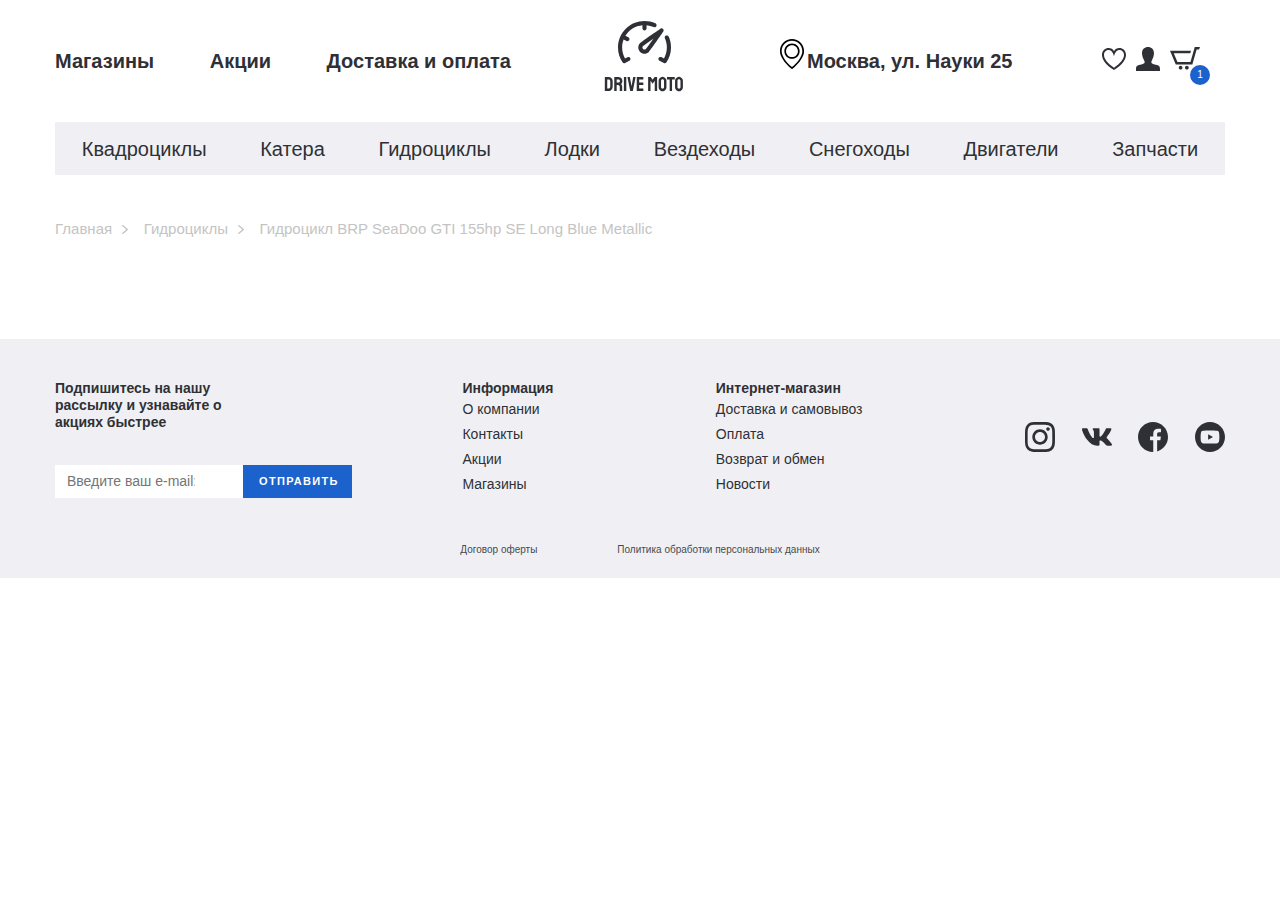
<file: product-page.html>
<!DOCTYPE html>
<html lang="ru">

<head>
    <meta charset="UTF-8">
    <meta http-equiv="X-UA-Compatible" content="IE=edge">
    <meta name="viewport" content="width=
    , initial-scale=1.0">
    <title>Document</title>
    <link rel="stylesheet" href="css/normalize.css">
    <link rel="stylesheet" href="css/slick.css">
    <link rel="preconnect" href="https://fonts.googleapis.com">
    <link href="https://fonts.googleapis.com/css2?family=Barlow:wght@400;700&family=Inter:wght@900&display=swap"
        rel="stylesheet">
    <link rel="stylesheet" href="css/fonts.css">
    <link rel="stylesheet" href="css/ion.rangeSlider.min.css">
    <link rel="stylesheet" href="css/jquery.formstyler.css">
    <link rel="stylesheet" href="css/jquery.formstyler.theme.css">
    <link rel="stylesheet" href="css/jquery.rateyo.min.css">
    <link rel="stylesheet" href="css/style.css">
</head>

<body class="page">

    <header class="header">
        <div class="header__top">
            <div class="container">
                <div class="header__top-inner">
                    <nav class="menu">
                        <ul class="menu__list">
                            <li class="menu__item">
                                <a class="menu__link" href="#">Магазины</a>
                            </li>
                            <li class="menu__item">
                                <a class="menu__link" href="#">Акции</a>
                            </li>
                            <li class="menu__item">
                                <a class="menu__link" href="#">Доставка и оплата</a>
                            </li>
                        </ul>
                    </nav>
                    <a class="logo" href="">
                        <img class="logo__img" src="images/Logo.svg" alt="Логотип компании драйв мото">
                    </a>
                    <div class="header__box">
                        <p class="header__adress">
                            Москва, ул. Науки 25
                        </p>
                        <ul class="user-list">
                            <li class="user-list__item">
                                <a href="#" class="user-list__link">
                                    <img src="../images/like.svg" alt="">
                                </a>
                            </li>
                            <li class="user-list__item">
                                <a href="#" class="user-list__link">
                                    <img src="../images/user.svg" alt="">
                                </a>
                            </li>
                            <li class="user-list__item">
                                <a href="#" class="user-list__link basket">
                                    <img src="../images/basket.svg" alt="">
                                    <p class="basket__num">1</p>
                                </a>
                            </li>
                        </ul>

                    </div>
                </div>
            </div>
        </div>
        <div class="header__bottom">
            <div class="container">
                <ul class="menu-categories">
                    <li class="menu-categories__item">
                        <a class="menu-categories__link" href="#">Квадроциклы</a>
                    </li>
                    <li class="menu-categories__item">
                        <a class="menu-categories__link" href="#">Катера</a>
                    </li>
                    <li class="menu-categories__item">
                        <a class="menu-categories__link" href="#">Гидроциклы</a>
                    </li>
                    <li class="menu-categories__item">
                        <a class="menu-categories__link" href="#">Лодки</a>
                    </li>
                    <li class="menu-categories__item">
                        <a class="menu-categories__link" href="#">Вездеходы</a>
                    </li>
                    <li class="menu-categories__item">
                        <a class="menu-categories__link" href="#">Снегоходы</a>
                    </li>
                    <li class="menu-categories__item">
                        <a class="menu-categories__link" href="#">Двигатели</a>
                    </li>
                    <li class="menu-categories__item">
                        <a class="menu-categories__link" href="#">Запчасти</a>
                    </li>
                </ul>
            </div>
        </div>
    </header>


    <div class="breadcrumbs">
        <div class="container">
            <ul class="breadcrumbs__list">
                <li class="breadcrumbs__list-item">
                    <a href="#">Главная</a>
                </li>
                <li class="breadcrumbs__list-item">
                    <a href="#">Гидроциклы</a> <!--бекендер делает так что бы последняя ссылка становилась не ссылкой и переставала быть кликабельной-->
                </li>
                <li class="breadcrumbs__list-item">
                    <span>Гидроцикл BRP SeaDoo GTI 155hp SE Long Blue Metallic</span> 
                </li>
            </ul>
        </div>
    </div>



    <footer class="footer">
        <div class="container">
           <div class="footer__top">
                <div class="footer__top-inner">
                    <div class="footer__top-item footer__top-newslatter">
                        <h6 class="footer__top-title">Подпишитесь на нашу рассылку и узнавайте о акциях быстрее</h6>
                        <form class="footer-form">
                            <input class="footer-form__input" type="text" placeholder="Введите ваш e-mail:">
                            <button class="footer-form__button" type="submit">Отправить</button>
                        </form>
                    </div>
                    <div class="footer__top-item">
                        <h6 class="footer__top-title">Информация</h6>
                        <ul class="footer-list">
                            <li class="footer-list__item"><a href="#">О компании</a></li>
                            <li class="footer-list__item"><a href="#">Контакты</a></li>
                            <li class="footer-list__item"><a href="#">Акции</a></li>
                            <li class="footer-list__item"><a href="#">Магазины</a></li>
                        </ul>
                    </div>
                    <div class="footer__top-item">
                        <h6 class="footer__top-title">Интернет-магазин</h6>
                        <ul class="footer-list">
                            <li class="footer-list__item"><a href="#">Доставка и самовывоз</a></li>
                            <li class="footer-list__item"><a href="#">Оплата</a></li>
                            <li class="footer-list__item"><a href="#">Возврат и обмен</a></li>
                            <li class="footer-list__item"><a href="#">Новости</a></li>
                        </ul>
                    </div>
                    <div class="footer__top-item footer__top-social">
                        <ul class="social-list">
                            <li class="social-list__item">
                                <a href="#">
                                    <img src="images/instagram.svg" alt="">
                                </a>
                            </li>
                            <li class="social-list__item">
                                <a href="#">
                                    <img src="images/vk.svg" alt="">
                                </a>
                            </li>
                            <li class="social-list__item">
                                <a href="#">
                                    <img src="images/facebook.svg" alt="">
                                </a>
                            </li>
                            <li class="social-list__item">
                                <a href="#">
                                    <img src="images/youtube.svg" alt="">
                                </a>
                            </li>
                        </ul>
                    </div>
                </div>

           </div>
           <div class="footer__bottom">
                <a class="footer__bottom-link" href="">Договор оферты</a>
                <a class="footer__bottom-link" href="">Политика обработки персональных данных</a>
            </div>
        </div>
    </footer>



    <script src="https://ajax.googleapis.com/ajax/libs/jquery/3.4.1/jquery.min.js"></script>
    <script src="js/slick.min.js"></script>
    <script src="js/ion.rangeSlider.min.js"></script>
    <script src="js/jquery.formstyler.min.js"></script>
    <script src="js/jquery.rateyo.min.js.map"></script>
    <script src="js/main.js"></script>
</body>

</html>


<!--<div class="tabs__wrapper">
                    <div class="tabs">
                        <a class="tab tab--active" href="#"></a>
                    </div>
                    <div class="tabs-container">
                        <div class="tabs-content">

                        </div>
                    </div>
                </div>-->
</file>
<file: css/fonts.css>
@font-face {
    font-family: 'SFProDisplay-Regular', sans-serif;
    src: url('../fonts/SFProDisplay-Regular.woff2') format('woff2'),
        url('../fonts/SFProDisplay-Regular.woff') format('woff');
    font-weight: 400;
    font-style: normal;
    font-display: swap;
}

@font-face {
    font-family: 'SFProDisplay-Medium', sans-serif;
    src: url('../fonts/SFProDisplay-Medium.woff2') format('woff2'),
        url('../fonts/SFProDisplay-Medium.woff') format('woff');
    font-weight: 500;
    font-style: normal;
    font-display: swap;
}

@font-face {
    font-family: 'SFProDisplay-Semibold', sans-serif;
    src: url('../fonts/SFProDisplay-Semibold.woff2') format('woff2'),
        url('../fonts/SFProDisplay-Semibold.woff') format('woff');
    font-weight: 600;
    font-style: normal;
    font-display: swap;
}

@font-face {
    font-family: 'SFProDisplay-Bold', sans-serif;
    src: url('../fonts/SFProDisplay-Bold.woff2') format('woff2'),
        url('../fonts/SFProDisplay-Bold.woff') format('woff');
    font-weight: 700;
    font-style: normal;
    font-display: swap;
}
</file>
<file: css/style.css>
html {
  box-sizing: border-box;
}

*,
*::before,
*::after {
  box-sizing: inherit;
  /*наследует значение родителя*/
}

a {
  text-decoration: none;
  /*у всех ссылок убираем подчеркивание*/
  color: inherit;
  /*цвет ссылок наследуем от родителя*/
  display: inline-block;
}

P {
  margin: 0;
}

ul,
li {
  margin: 0;
  padding: 0;
  list-style: none;
}

h1,
h2,
h3,
h4,
h5,
h6 {
  margin: 0;
  font-weight: 700;
}

body {
  color: #2f3035;
  font-family: "SFProDisplay-Regular", sans-serif;
  font-size: 20px;
  line-height: 24px;
  font-weight: 400;
}

.page-section {
  margin-bottom: 80px;
}

.container {
  max-width: 1200px;
  /*1170+15 паддинг справа + слева = 1200px*/
  padding: 0 15px;
  margin: 0 auto;
}

.header__top-inner {
  display: flex;
  justify-content: space-between;
  /*что бы раздвинуть эллементы*/
  align-items: center;
  min-height: 122px;
  /*мин что бы если что не поломалось все */
  font-family: "SFProDisplay-Bold", sans-serif;
  font-weight: 700;
}

.menu__item {
  display: inline-block;
  /*чтобы отобразить в одну строку блочные элементы*/
}

.menu__item + .menu__item {
  /*вариант как указань отступы к первому и второму эллементу*/
  padding-left: 50px;
}

.header__box {
  display: flex;
  align-items: center;
}

.header__adress {
  margin-right: 60px;
  width: 265px;
  padding-left: 30px;
  position: relative;
}

.header__adress::before {
  content: "";
  position: absolute;
  background-image: url(../images/flag.svg);
  width: 30px;
  height: 30px;
  left: 0;
  top: -10px;
}

.user-list {
  margin-right: 15px;
  display: flex;
  align-items: center;
}

.user-list__item {
  padding-right: 10px;
}

.basket {
  position: relative;
}

.basket__num {
  position: absolute;
  font-family: "SFProDisplay-Medium", sans-serif;
  font-weight: 500;
  color: #fff;
  line-height: 20px;
  font-size: 10px;
  width: 20px;
  height: 20px;
  background-color: #1c62cd;
  border-radius: 50%;
  text-align: center;
  bottom: -10px;
  right: -10px;
}

.menu-categories {
  background-color: #f0f0f4;
  display: flex;
  justify-content: space-around;
  align-items: center;
  min-height: 53px;
}

.menu-categories__link {
  transition: all 0.3s;
  font-weight: 400;
  padding: 15px 0 14px;
  position: relative;
}

.menu-categories__link::before {
  /*coplftv подчеркивание */
  content: "";
  position: absolute;
  width: 0;
  left: auto;
  right: 0;
  background-color: #1c62cd;
  height: 3px;
  bottom: 0;
  transform: all 0.3s;
}

.menu-categories__link:hover {
  color: #000;
  padding-bottom: 15px;
}

.menu-categories__link:hover::before {
  width: 100%;
  /*ширина при наведение должна становиться 100*/
  right: 0;
}

.banner-section__inner {
  display: flex;
  justify-content: space-between;
}

.banner-section__inner-img {
  object-fit: cover;
  min-height: 400px;
}

.banner-section__slider {
  max-width: 870px;
}

.banner-section__slider-btn,
.product-slider__slider-btn {
  position: absolute;
  top: 50%;
  transform: translateY(-50%);
  background-color: transparent;
  border: none;
  margin: 0;
  padding: 0;
  z-index: 5;
  cursor: pointer;
}

.banner-section__slider-btnprev {
  left: 20px;
}

.banner-section__slider-btnnext {
  right: 20px;
}

.slick-dots {
  position: absolute;
  bottom: 40px;
  margin: 0;
  padding: 0;
  left: 0;
  right: 0;
  text-align: center;
}

.slick-dots li {
  padding: 0;
  margin: 0;
  display: inline-block;
  border: 1px solid #fff;
  border-radius: 50%;
  width: 11px;
  height: 11px;
  padding-left: 5px;
  z-index: 9;
}

.slick-active {
  background: #fff;
}

.slick-dots button {
  visibility: hidden;
}

.sale-item {
  min-width: 265px;
  text-align: center;
  border: 1px solid #cdcdcd;
  border-radius: 3px;
  display: flex;
  flex-direction: column;
  justify-content: space-between;
}

.sale-item__top {
  display: flex;
  justify-content: space-between;
  align-items: flex-start; /*прижали блок к верху, тем самым он не растягивается на высоту всего блока*/
}

.sale-item__info {
  background: #1c62cd;
  color: #fff;
  text-transform: uppercase;
  padding: 8px 20px;
  font-style: 12px;
  line-height: 15px;
  letter-spacing: 0.1em;
}

.price {
  font-family: "Barlow", sans-serif;
  position: relative;
}

.sale-item__price {
  text-align: right;
}

.sale-item__price-new {
  font-weight: 700;
  font-size: 27px;
  line-height: 32px;
  color: #1c62cd;
  margin-right: 6px;
  padding-top: 3px;
  padding-right: 20px;
  position: relative; /*что бы добавить иконку через автер*/
}

.sale-item__price-new::after {
  content: "";
  position: absolute;
  background-image: url("../images/icons-price.svg");
  color: #1c62cd;
  right: 0;
  width: 15px;
  top: 11px;
  height: 18px;
}

.sale-item__price-old {
  font-weight: 400;
  font-size: 14px;
  display: inline-block;
  line-height: 17px;
  color: #c4c4c4;
  margin-top: 5px;
  margin-right: 15px;
  background-image: url("../images/old-line.svg");
  padding: 2px 5px;
  background-repeat: no-repeat; /*что бы наша линия не расползалась на всю ширину.... без повторений*/
}

.sale-item__price-old::after {
  content: "";
  position: absolute;
  background-image: url("../images/icons-price_old.svg");
  color: #c4c4c4;
  right: -10px;
  width: 8px;
  top: 4px;
  height: 10px;
}

.sale-item__footer {
  background-color: #f0f0f4;
  padding: 25px 0;
  font-weight: 400;
  font-size: 18px;
  line-height: 21px;
  color: #2f3035;
}

.sale-item__footer span {
  color: #1c62cd;
  display: block; /*что бы он встал на другую строку*/
  font-family: "Barlow", sans-serif;
  font-weight: 700;
}

.sale-item__title {
  font-size: 18px;
  line-height: 21px;
  font-family: "SFProDisplay-Bold", sans-serif;
  color: #2f3035;
  margin-bottom: 7px;
  width: 175px;
  margin: 0 auto;
}

.sale-item__img {
  width: 125px;
  margin-left: auto;
  margin-right: auto;
}

.search__tabs-item {
  padding: 11px 26px 12px;
}

.search__tabs {
  margin-bottom: 25px;
}

.search__tabs-item {
  padding: 11px 26px 12px;
}

.search__tabs-item.tab--active {
  border-radius: 5px;
  background-color: #f0f0f4;
  font-family: "SFProDisplay-Bold", sans-serif;
  font-weight: 700;
}

.tabs-content {
  display: none;
}

.tabs-content.tabs-content--active {
  display: block;
}

.search__content-form {
  display: flex;
}

.search__content-input {
  padding: 0;
  padding-left: 20px;
  padding: 5px 20px;
  font-weight: 400;
  font-size: 16px;
  line-height: 19px;
  color: #656464;
  background: #f0f0f4;
  border: none;
  border-radius: 3px;
  width: 100%;
}

.search__content-btn {
  padding: 0;
  border: none;
  background: #1c62cd;
  min-width: 145px;
  height: 50px;
  border-radius: 3px;
  font-family: "SFProDisplay-Bold", sans-serif;
  font-weight: 700;
  font-size: 14px;
  line-height: 17px;
  letter-spacing: 0.12em;
  text-transform: uppercase;
  color: #fff;
  padding: 17px 41px;
  margin-left: -3px;
}

.categories__inner {
  display: flex;
  justify-content: space-between;
  flex-wrap: wrap;
}

.categories__item {
  margin-bottom: 30px;
  border: 1px solid #cdcdcd;
  width: 370px;
  border-radius: 3px;
  display: flex;
  padding: 20px 20px 16px;
  justify-content: space-between;
  transition: all 0.3s;
}

.categories__item:hover .categories__item-title {
  color: #1c62cd;
}

.categories__item:hover {
  box-shadow: 3px 3px 20px rgba(50, 50, 50, 0.25);
}

.banner-section__item:hover {
  box-shadow: 3px 3px 20px rgba(50, 50, 50, 0.1);
}

.categories__item-info {
  width: 50%; /*поделили контейнер на текст и картинку*/
  display: flex;
  flex-direction: column;
  justify-content: space-between;
}

.categories__item-title {
  font-family: "Barlow", sans-serif;
  font-weight: 700;
  font-size: 23px;
  line-height: 28px;
  color: #2f3035;
  transition: all 0.3s;
}

.categories__item-text {
  font-size: 14px;
  line-height: 17px;
  color: #c4c4c4;
}

.categories__item-text::after {
  content: url("../images/link-arrow.svg");
  padding-left: 3px;
}

.categories__item-img {
  text-align: center;
  width: 50%;
}

.categories__item-img img {
  max-width: 100%; /*а то картинка пойдет по высоте вразнос*/
}

.product-item-wrapper {
  position: relative;
  width: 271px;
  transition: all 0.3s;
}

.product-item-wrapper.product-item-wrapper--list{
  width: 100%;
}


.product-item {
  min-height: 400px;
  width: 100%;
  border: 1px solid #cdcdcd;
  border-radius: 3px;
  text-align: center;
  padding: 40px 20px 31px;
  transition: all 0.2s;
}

.product-item__img {
  max-width: 100%;
}

.product-item__title {
  font-weight: normal;
  padding: 14px 20px 25px;
  font-weight: 400;
  font-size: 18px;
  line-height: 21px;
  color: #2f3035;
}

.product-item__favorite {
  position: absolute;
  top: 16px;
  right: 19px;
  width: 24px;
  height: 22px;
  background-color: transparent; /*что бы небыло фона у лайка*/
  border: none;
  outline: none;
  z-index: 5;
}

.product-item__favorite::before {
  position: absolute;
  content: "";
  background-image: url("/images/favorite.svg");
  width: 24px;
  height: 22px;
  top: 0;
  left: 0;
}

.product-item__favorite-active::before {
  background-image: url("/images/favorite-active.svg");
}

.product-item__price {
  font-family: "Barlow", sans-serif;
  font-weight: 700;
  font-size: 30px;
  line-height: 36px;
  color: #2f3035;
}

.product-item__basket {
  position: absolute;
  width: 60px;
  height: 40px;
  background: #1c62cd;
  border-radius: 10px 0px 0px 0px;
  border: none;
  bottom: 0;
  right: 0;
  padding-top: 7px;

  cursor: pointer;
  z-index: 10;
}

.product-item__hover-text {
  display: inline-block;
  position: absolute;
  left: 30px;
  right: 30px;
  background-color: rgba(255, 255, 255, 0.9);
  box-shadow: 0px 0px 15px rgba(0, 0, 0, 0.2);
  border-radius: 3px;
  font-size: 20px;
  line-height: 24px;
  color: #2f3035;
  padding: 18px 21px;
  top: 30%;
  opacity: 0;
  transition: all 0.3s;
}

.product-item:hover .product-item__hover-text {
  opacity: 1;
  color: #2f3035;
}

.product-item:hover {
  box-shadow: 3px 3px 20px rgba(50, 50, 50, 0.25);
  color: #1c62cd;
}

.product-item:hover .product-item__notify-text {
  color: #2f3035;
}

.product-item--sale::before {
  content: "SALE";
  padding: 8px 15px;
  background-color: #1c62cd;
  position: absolute;
  left: 0;
  top: 0;
  text-transform: uppercase;
  color: #fff;
  font-size: 12px;
  line-height: 14px;
  letter-spacing: 0.07em;
}

.product-item__not-available .product-item__price {
  display: none;
}

.product-item__notify-text {
  display: none;
  font-weight: bold;
  font-size: 18px;
  line-height: 21px;
  color: #2f3035;
}

.product-item__not-available .product-item__notify-text {
  display: block;
}

.product-item__not-available .product-item__basket {
  display: none;
}

.product-item__notify-link {
  display: none;
}

.product-item__not-available .product-item__title {
  padding-bottom: 13px;
}

.product-item__not-available .product-item__notify-link {
  display: block;
  position: absolute;
  bottom: 20px;
  left: 0;
  right: 0;
  color: #1c62cd;
  font-size: 16px;
  line-height: 19px;
  text-align: center;
}

.product-item:hover .product-item__title {
  color: #1c62cd;
  transition: all 0.3s;
}

.product-item:hover .product-item__price {
  color: #1c62cd;
  transition: all 0.3s;
}

.product-item__not-available .product-item__notify-link span {
  border-bottom: 1px solid #1c62cd;
  color: #1c62cd;
}

.product__title {
  font-family: "Barlow", sans-serif;
  font-weight: 700;
  font-size: 25px;
  line-height: 30px;
  color: #2f3035;
  padding-bottom: 25px;
}

.products__tabs {
  margin-bottom: 25px;
}

.products__tab {
  padding-bottom: 10px;
  margin-right: 50px;
}

.products__tab.tab--active {
  border-bottom: 2px solid #1c62cd;
}

.product-slider__slider-btnprev {
  left: -20px;
}

.product-slider__slider-btnnext {
  right: -20px;
}

.slick-slide img {
  display: inline;
}

.product__more {
  text-align: center;
  width: 252px;
  height: 50px;
  background: #f0f0f4;
  margin: 35px auto 86px;
}

.product__more-link {
  font-size: 15px;
  line-height: 18px;
  letter-spacing: 0.12em;
  text-transform: uppercase;
  color: #2f3035;
  padding: 16px 43px;
}

.footer {
  margin-top: 100px;
  background-color: #f0f0f4;
}

.footer__bottom {
  display: flex;
  justify-content: center;
  padding: 46px 0 22px;
}

.footer__bottom-link {
  font-size: 10px;
  line-height: 12px;
  color: #48494d;
  margin: 0 40px; /*в макете 80 пикселей.. но мы так сделали что бы одинаково центровалось*/
}

.footer__top {
  padding-top: 41px;
}

.footer__top-inner {
  display: flex;
  justify-content: space-between;
}

.footer__top-newslatter {
  width: 296px;
  margin-right: 45px;
}

.footer__top-title {
  font-family: "SFProDisplay-Bold", sans-serif;
  font-weight: 700;
  font-size: 14px;
  line-height: 17px;
  color: #2f3035;
}

.footer-form {
  margin-top: 34px;
  display: flex;
  justify-content: space-between;
}

.footer-form__input {
  border: none;
  background-color: #fff;
  width: 188px;
  padding: 8px 48px 8px 12px;
  font-weight: 400;
  font-size: 14px;
  line-height: 17px;
  color: #c4c4c4;
}

.footer-form__button {
  width: 109px;
  padding: 10px 16px;
  background-color: #1c62cd;
  text-transform: uppercase;
  font-family: "SFProDisplay-Semibold", sans-serif;
  font-weight: 600;
  font-size: 11px;
  line-height: 13px;
  letter-spacing: 0.12em;
  color: #ffffff;
  border: none;
}

.footer__top-item {
  max-width: 200px;
}

.footer-list {
  font-size: 14px;
  line-height: 25px;
}

.footer__top-social {
  width: 250px;
}

.social-list {
  display: flex;
  justify-content: space-between;
  align-items: center;
  height: 100%; /*что бы он взял ширину родителя и отцентровался*/
}

.social-list__item {
  margin-right: 25px;
}

.social-list__item:last-child {
  margin-right: 0;
}

.breadcrumbs {
  margin-top: 40px;
}

.breadcrumbs__list-item {
  display: inline-block;
  padding-right: 16px;
  margin-right: 10px;
  position: relative;
  font-weight: 400; /*стили задал лишке, а не ссылке*/
  font-size: 15px;
  line-height: 18px;
  color: #c4c4c4;
}

.breadcrumbs__list-item::after {
  content: "";
  position: absolute;
  right: 0;
  background-image: url("../images/link-arrow.svg");
  width: 6px;
  height: 9px;
  bottom: 4px;
}

.breadcrumbs__list-item:last-child::after {
  display: none; /*убрали последнюю стрелку с последних лишек*/
}

.catalog {
  margin-bottom: 100px;
}

.catalog__title {
  font-family: "SFProDisplay-Bold", sans-serif;
  font-weight: 700;
  font-size: 30px;
  line-height: 36px;
  color: #2f3035;
  margin-top: 41px;
}

.catalog__filter {
  display: flex;
  justify-content: space-between;
  margin-top: 30px;
  margin-bottom: 50px;
}

.catalog__filter-items button {
  font-size: 14px;
  line-height: 17px;
  color: #2f3035;
  opacity: 0.7;
  padding: 5px 22px;
  background-color: #f0f0f4;
  border: none;
  border-radius: 3px;
  cursor: pointer;
}

.catalog__filter-items button + button {
  margin-left: 8px;
  cursor: pointer;
}

.catalog__filter-btn {
  display: flex;
  align-items:center;
}

.catalog__filter-btn button {
  background-color: transparent;
  border: none;
  cursor: pointer;
  margin: 0;
  padding: 0;
}


.catalog__filter-btn button + button {
  margin-left: 10px;
}

button.catalog__filter-btnline {
  width: 25px;
  height: 19px;
}

button.catalog__filter-btngrid {
  width: 26px;
  height: 21px;
}

.catalog__filter-button{
  opacity: 0.3;
}

.catalog__filter-button--active{
  opacity: 1;
}

.select-item {
  border: 1px solid #d7d9df;
  font-size: 14px;
  line-height: 17px;
  margin-right: 34px;
  padding: 0
}


.catalog__filter-btngrid {
  background-color: transparent;
  border: none;
  cursor: pointer;
}

.catalog__filter-btnline {
  background-color: transparent;
  border: none;
  cursor: pointer;
}

.catalog__inner {
  display: flex;
}

.catalog__inner-aside {
  min-width: 290px;
  margin-right: 10px;
}

.catalog__inner-list {
  display: flex;
  justify-content: space-between;
  flex-wrap: wrap;
}

.product-item-wrapper {
  margin-bottom: 30px;
}

.pagination {
  margin-top: 70px;
  width: 100%;
}

.pagination-list {
  display: flex;
  justify-content: center;
}

.pagination-list__item {
  padding: 5px 12px;
  border: 2px solid transparent;
  color: #1c62cd;
  margin: 0 4px;
  font-family: "Barlow", sans-serif;
  font-weight: 400;
  font-size: 18px;
  line-height: 22px;
  color: #c4c4c4;
}

.pagination-list__item.active {
  border: 2px solid #1c62cd;
  color: #1c62cd;
}

.pagination-list__item a {
  display: block;
}

.aside-filter__tabs {
  display: flex;
  justify-content: space-between;
}

.aside-filter__tab {
  font-family: "SFProDisplay-Bold", sans-serif;
  font-weight: 700;
  font-size: 16px;
  line-height: 19px;
  letter-spacing: 0.09em;
  text-transform: uppercase;
  color: #c4c4c4; /*сперва задаем цвет у неактивной кнопки*/
  width: 50%;
}

.aside-filter__tab.tab--active {
  /*а если ты с активный классом - то твой цвет такой*/
  color: #2f3035;
}

.aside-filter__tab.tab--active span {
  display: inline-block;
  border-bottom: 2px solid #1c62cd;
  padding-bottom: 7px;
}

.aside-filter__item-drop {
  margin: 40px 0;
}

.aside-filter__item-title {
  font-family: "SFProDisplay-Semibold", sans-serif;
  font-weight: 600;
  font-size: 16px;
  line-height: 19px;
  color: #2f3035;
  padding-left: 26px;
}

.filter__item-drop {
  position: relative;
  cursor: pointer;
}

.filter__item-drop::before {
  content: "";
  background-image: url("../images/arrow-down.svg");
  position: absolute;
  left: 0;
  bottom: 5px;
  width: 12px;
  height: 8px;
}

.filter__item-drop--active::before {
  transform: rotate(180deg); /*развернуть на 180 градусов*/
}

.aside-filter__content {
  display: flex;
  flex-wrap: wrap;
  margin-top: 20px;
  row-gap: 20px;
}

.aside-filter__content-box {
  width: 50%;
}

.aside-filter__content-label {
  font-size: 14px;
  line-height: 17px;
  cursor: pointer;
}

.jq-checkbox,
.jq-radio {
  background: #fff;
  margin: 0 8px 0 0;
  width: 14px;
  height: 14px;
  vertical-align: -2px;
  border: 1px solid #c4c4c4;
  border-radius: 1px;
  box-shadow: none;
}

.jq-checkbox.checked,
.jq-radio.checked {
  background: #1c62cd;
  border: none;
}

.jq-checkbox.checked .jq-checkbox__div {
  width: 8px;
  height: 6px;
  margin: 4px 0 0 3px;
  border-bottom: none;
  border-left: none;
  transform: rotate(0);
  background-image: url(../images/checked-item.svg);
}

.jq-radio.checked .jq-radio__div {
  width: 0;
  height: 0;
  margin: 0;
  border-radius: 0;
  background: transparent;
  box-shadow: none;
}

.aside-filter__content.aside-filter__content-radio {
  flex-wrap: nowrap;
}

.irs--flat {
  width: 100%;
  margin-top: -15px;
}

.irs-from {
  display: none;
}

.irs-with-grid .irs-grid {
  display: none;
}

.irs--flat .irs-min,
.irs--flat .irs-max {
  top: 60px;
  padding: 0;
  text-shadow: none;
  background-color: transparent;
  border-radius: 0;
  font-family: "Barlow", sans-serif;
  font-size: 14px;
  line-height: 17px;
  text-decoration-line: underline;
  color: #2f3035;
  visibility: visible !important;
  padding-left: 27px;
  /*position: relative; не всегда так ставить... если его убрать то все норм*/
}

.irs-to {
  display: none;
}

.irs-min::before,
.irs-max::before {
  position: absolute;
  font-family: "SFProDisplay-Regular", sans-serif;
  font-weight: 400;
  font-size: 14px;
  line-height: 17px;
  color: #c4c4c4;
  text-decoration-line: none;
  left: 0;
}

.irs-min::before {
  content: "от";
}

.irs-max::before {
  content: "до";
}

.irs--flat .irs-line {
  top: 25px;
  height: 1px;
  background-color: #e0e0e0;
  border-radius: 0;
}

.irs--flat .irs-bar {
  top: 25px;
  height: 3px;
  background-color: #1c62cd;
}

.irs--flat .irs-handle {
  top: 22px;
  width: 8px;
  height: 8px;
  background-color: #1c62cd;
  border-radius: 50%;
}

.irs--flat .irs-handle > i:first-child {
  position: absolute;
  display: block;
  top: 3px;
  left: 50%;
  width: 2px;
  height: 2px;
  margin-left: -1px;
  background-color: #1c62cd;
}

.irs--flat .irs-handle.state_hover > i:first-child,
.irs--flat .irs-handle:hover > i:first-child {
  background-color: #1c62cd;
}

.irs--flat .irs-from,
.irs--flat .irs-to,
.irs--flat .irs-single {
  display: none;
}

.filter__item-list {
  padding-top: 34px;
  display: flex;
  justify-content: space-between;
  border-bottom: 2px solid #c4c4c4;
}

.aside-filter__item-list {
  margin: 80px 0 40px;
}

.filter__item-listtitle {
  font-family: "SFProDisplay-Semibold", sans-serif;
  font-weight: 600;
  font-size: 16px;
  line-height: 19px;
  padding-bottom: 14px;
  padding-left: 26px;
}

.jq-selectbox__select {
  font-family: "Barlow", sans-serif;
  font-weight: 400;
  font-size: 14px;
  line-height: 17px;
  color: #48494d;

  height: 25;
  padding: 7px 45px 0 20px;
  border-radius: 0;
  background: transparent;
  box-shadow: none;
  text-shadow: none;
  border: none;
}

.jq-selectbox__trigger-arrow {
  position: absolute;
  right: 3px;
  top: 14px;
  width: 0;
  height: 0;
  border: none;
}

.jq-selectbox__trigger {
  background-image: url(../images/arrow-down.svg);
  bottom: 5px;
  width: 12px;
  height: 8px;
  border-left: none;
  top: 12px;
  right: 9px;
}

.jq-selectbox__select:hover {
  background: transparent;
}

.jq-selectbox.focused .jq-selectbox__select {
  border: none;
}

.jq-selectbox__select:active {
  box-shadow: none;
}

.jq-selectbox li:hover {
  background: rgba(107, 126, 172, 0.05);
  color: rgba(0, 0, 0, 0.6);
}

.jq-selectbox li.selected {
  background: rgba(107, 126, 172, 0.05);
  color: rgba(0, 0, 0, 0.6);
}

.jq-selectbox li {
  color: rgba(0, 0, 0, 0.6);
}

.jq-selectbox__dropdown {
  border-radius: 0px;
  padding-top: 15px;
}

.filter-more {
  width: 100%;
}

.filter-more__btn {
  font-size: 14px;
  line-height: 17px;
  padding: 0;
  color: #1c62cd;
  border: none;
  border-bottom: 1px solid #1c62cd;
  background-color: transparent;
}

.filter-search {
  width: 100%;
  height: 30px;
  border: 1px solid #e0e0e0;
  font-size: 12px;
  line-height: 14px;
  color: #bdbec2;
  padding: 8px 20px;
}

.btn-checked {
  flex-wrap: nowrap; /*здесь перебиваем класс aside-filter__item-drop*/
  justify-content: space-between;
}

.btn-checked .aside-filter__content-box {
  width: auto;
}

.btn-checked .aside-filter__content-label {
  position: relative;
  width: 63px;
  height: 25px;
  font-weight: 700;
  font-size: 12px;
  line-height: 14px;
  letter-spacing: 0.07em;
  color: #c4c4c4;
}

.btn-checked .jq-checkbox {
  background: #f0f0f4;
  width: 63px;
  height: 25px;
  border: none;
}

.btn-checked .jq-checkbox.checked {
  background: #1c62cd;
}

.btn-checked .jq-checkbox.checked ~ .btn-checked__text {
  color: #fff;
}

.btn-checked .jq-checkbox.checked .jq-checkbox__div {
  display: none;
}

.btn-checked__text {
  position: absolute;
  top: -7px;
  left: 50%;
  transform: translateX(-57%);
  z-index: 5;
}

.filter-btn__send {
  max-width: 252px;
  height: 50px;
  background: #f0f0f4;
  border: none;
  color: #bdbec2;
  font-size: 15px;
  text-transform: uppercase;
  letter-spacing: 1.8px;
  padding: 16px 85px;
  cursor: pointer;
}

.filter__extra {
  color: #2f3035;
  font-size: 13px;
  margin-top: 15px;
  padding-right: 29px; /*ставим паддинг что бы на ее место поставить иконку, и это вместе оцентровалось*/
  position: relative;
  display: inline-block;
}

.filter__extra::after {
  content: "";
  position: absolute;
  background-image: url(../images/arrow-down.svg);
  width: 12px;
  height: 8px;
  right: 0;
  top: 9px;
}

.filter__extra.filter__item-drop--active::after {
  transform: rotate(180deg); /*развернуть на 180 градусов*/
}

.filter-btn__send--active {
  background-color: #1c62cd;
  color: #fff;
  cursor: pointer;
}

.aside-filter__item-btn {
  text-align: center;
}

.filter__extra__content {
  display: none;
}

.filter-btn__reset {
  margin-top: 15px;
  color: #c4c4c4;
  font-size: 13px;
  background-color: transparent;
  border: none;
  padding: 0;
  border-bottom: 1px solid #c4c4c4;
}
</file>
<file: css/ion.rangeSlider.min.css>
/*!Ion.RangeSlider, 2.3.1, © Denis Ineshin, 2010 - 2019, IonDen.com, Build date: 2019-12-19 16:51:02*/.irs{position:relative;display:block;-webkit-touch-callout:none;-webkit-user-select:none;-khtml-user-select:none;-moz-user-select:none;-ms-user-select:none;user-select:none;font-size:12px;font-family:Arial,sans-serif}.irs-line{position:relative;display:block;overflow:hidden;outline:none !important}.irs-bar{position:absolute;display:block;left:0;width:0}.irs-shadow{position:absolute;display:none;left:0;width:0}.irs-handle{position:absolute;display:block;box-sizing:border-box;cursor:default;z-index:1}.irs-handle.type_last{z-index:2}.irs-min,.irs-max{position:absolute;display:block;cursor:default}.irs-min{left:0}.irs-max{right:0}.irs-from,.irs-to,.irs-single{position:absolute;display:block;top:0;left:0;cursor:default;white-space:nowrap}.irs-grid{position:absolute;display:none;bottom:0;left:0;width:100%;height:20px}.irs-with-grid .irs-grid{display:block}.irs-grid-pol{position:absolute;top:0;left:0;width:1px;height:8px;background:#000}.irs-grid-pol.small{height:4px}.irs-grid-text{position:absolute;bottom:0;left:0;white-space:nowrap;text-align:center;font-size:9px;line-height:9px;padding:0 3px;color:#000}.irs-disable-mask{position:absolute;display:block;top:0;left:-1%;width:102%;height:100%;cursor:default;background:rgba(0,0,0,0);z-index:2}.lt-ie9 .irs-disable-mask{background:#000;filter:alpha(opacity=0);cursor:not-allowed}.irs-disabled{opacity:.4}.irs-hidden-input{position:absolute !important;display:block !important;top:0 !important;left:0 !important;width:0 !important;height:0 !important;font-size:0 !important;line-height:0 !important;padding:0 !important;margin:0 !important;overflow:hidden;outline:none !important;z-index:-9999 !important;background:none !important;border-style:solid !important;border-color:transparent !important}.irs--flat{height:40px}.irs--flat.irs-with-grid{height:60px}.irs--flat .irs-line{top:25px;height:12px;background-color:#e1e4e9;border-radius:4px}.irs--flat .irs-bar{top:25px;height:12px;background-color:#ed5565}.irs--flat .irs-bar--single{border-radius:4px 0 0 4px}.irs--flat .irs-shadow{height:1px;bottom:16px;background-color:#e1e4e9}.irs--flat .irs-handle{top:22px;width:16px;height:18px;background-color:transparent}.irs--flat .irs-handle>i:first-child{position:absolute;display:block;top:0;left:50%;width:2px;height:100%;margin-left:-1px;background-color:#da4453}.irs--flat .irs-handle.state_hover>i:first-child,.irs--flat .irs-handle:hover>i:first-child{background-color:#a43540}.irs--flat .irs-min,.irs--flat .irs-max{top:0;padding:1px 3px;color:#999;font-size:10px;line-height:1.333;text-shadow:none;background-color:#e1e4e9;border-radius:4px}.irs--flat .irs-from,.irs--flat .irs-to,.irs--flat .irs-single{color:white;font-size:10px;line-height:1.333;text-shadow:none;padding:1px 5px;background-color:#ed5565;border-radius:4px}.irs--flat .irs-from:before,.irs--flat .irs-to:before,.irs--flat .irs-single:before{position:absolute;display:block;content:"";bottom:-6px;left:50%;width:0;height:0;margin-left:-3px;overflow:hidden;border:3px solid transparent;border-top-color:#ed5565}.irs--flat .irs-grid-pol{background-color:#e1e4e9}.irs--flat .irs-grid-text{color:#999}.irs--big{height:55px}.irs--big.irs-with-grid{height:70px}.irs--big .irs-line{top:33px;height:12px;background-color:white;background:linear-gradient(to bottom, #ddd -50%, white 150%);border:1px solid #ccc;border-radius:12px}.irs--big .irs-bar{top:33px;height:12px;background-color:#92bce0;border:1px solid #428bca;background:linear-gradient(to bottom, #ffffff 0%, #428bca 30%, #b9d4ec 100%);box-shadow:inset 0 0 1px 1px rgba(255,255,255,0.5)}.irs--big .irs-bar--single{border-radius:12px 0 0 12px}.irs--big .irs-shadow{height:1px;bottom:16px;background-color:rgba(66,139,202,0.5)}.irs--big .irs-handle{top:25px;width:30px;height:30px;border:1px solid rgba(0,0,0,0.3);background-color:#cbcfd5;background:linear-gradient(to bottom, white 0%, #B4B9BE 30%, white 100%);box-shadow:1px 1px 2px rgba(0,0,0,0.2),inset 0 0 3px 1px white;border-radius:30px}.irs--big .irs-handle.state_hover,.irs--big .irs-handle:hover{border-color:rgba(0,0,0,0.45);background-color:#939ba7;background:linear-gradient(to bottom, white 0%, #919BA5 30%, white 100%)}.irs--big .irs-min,.irs--big .irs-max{top:0;padding:1px 5px;color:white;text-shadow:none;background-color:#9f9f9f;border-radius:3px}.irs--big .irs-from,.irs--big .irs-to,.irs--big .irs-single{color:white;text-shadow:none;padding:1px 5px;background-color:#428bca;background:linear-gradient(to bottom, #428bca 0%, #3071a9 100%);border-radius:3px}.irs--big .irs-grid-pol{background-color:#428bca}.irs--big .irs-grid-text{color:#428bca}.irs--modern{height:55px}.irs--modern.irs-with-grid{height:55px}.irs--modern .irs-line{top:25px;height:5px;background-color:#d1d6e0;background:linear-gradient(to bottom, #e0e4ea 0%, #d1d6e0 100%);border:1px solid #a3adc1;border-bottom-width:0;border-radius:5px}.irs--modern .irs-bar{top:25px;height:5px;background:#20b426;background:linear-gradient(to bottom, #20b426 0%, #18891d 100%)}.irs--modern .irs-bar--single{border-radius:5px 0 0 5px}.irs--modern .irs-shadow{height:1px;bottom:21px;background-color:rgba(209,214,224,0.5)}.irs--modern .irs-handle{top:37px;width:12px;height:13px;border:1px solid #a3adc1;border-top-width:0;box-shadow:1px 1px 1px rgba(0,0,0,0.1);border-radius:0 0 3px 3px}.irs--modern .irs-handle>i:nth-child(1){position:absolute;display:block;top:-4px;left:1px;width:6px;height:6px;border:1px solid #a3adc1;background:white;transform:rotate(45deg)}.irs--modern .irs-handle>i:nth-child(2){position:absolute;display:block;box-sizing:border-box;top:0;left:0;width:10px;height:12px;background:#e9e6e6;background:linear-gradient(to bottom, white 0%, #e9e6e6 100%);border-radius:0 0 3px 3px}.irs--modern .irs-handle>i:nth-child(3){position:absolute;display:block;box-sizing:border-box;top:3px;left:3px;width:4px;height:5px;border-left:1px solid #a3adc1;border-right:1px solid #a3adc1}.irs--modern .irs-handle.state_hover,.irs--modern .irs-handle:hover{border-color:#7685a2;background:#c3c7cd;background:linear-gradient(to bottom, #ffffff 0%, #919ba5 30%, #ffffff 100%)}.irs--modern .irs-handle.state_hover>i:nth-child(1),.irs--modern .irs-handle:hover>i:nth-child(1){border-color:#7685a2}.irs--modern .irs-handle.state_hover>i:nth-child(3),.irs--modern .irs-handle:hover>i:nth-child(3){border-color:#48536a}.irs--modern .irs-min,.irs--modern .irs-max{top:0;font-size:10px;line-height:1.333;text-shadow:none;padding:1px 5px;color:white;background-color:#d1d6e0;border-radius:5px}.irs--modern .irs-from,.irs--modern .irs-to,.irs--modern .irs-single{font-size:10px;line-height:1.333;text-shadow:none;padding:1px 5px;background-color:#20b426;color:white;border-radius:5px}.irs--modern .irs-from:before,.irs--modern .irs-to:before,.irs--modern .irs-single:before{position:absolute;display:block;content:"";bottom:-6px;left:50%;width:0;height:0;margin-left:-3px;overflow:hidden;border:3px solid transparent;border-top-color:#20b426}.irs--modern .irs-grid{height:25px}.irs--modern .irs-grid-pol{background-color:#dedede}.irs--modern .irs-grid-text{color:silver;font-size:13px}.irs--sharp{height:50px;font-size:12px;line-height:1}.irs--sharp.irs-with-grid{height:57px}.irs--sharp .irs-line{top:30px;height:2px;background-color:black;border-radius:2px}.irs--sharp .irs-bar{top:30px;height:2px;background-color:#ee22fa}.irs--sharp .irs-bar--single{border-radius:2px 0 0 2px}.irs--sharp .irs-shadow{height:1px;bottom:21px;background-color:rgba(0,0,0,0.5)}.irs--sharp .irs-handle{top:25px;width:10px;height:10px;background-color:#a804b2}.irs--sharp .irs-handle>i:first-child{position:absolute;display:block;top:100%;left:0;width:0;height:0;border:5px solid transparent;border-top-color:#a804b2}.irs--sharp .irs-handle.state_hover,.irs--sharp .irs-handle:hover{background-color:black}.irs--sharp .irs-handle.state_hover>i:first-child,.irs--sharp .irs-handle:hover>i:first-child{border-top-color:black}.irs--sharp .irs-min,.irs--sharp .irs-max{color:white;font-size:14px;line-height:1;top:0;padding:3px 4px;opacity:.4;background-color:#a804b2;border-radius:2px}.irs--sharp .irs-from,.irs--sharp .irs-to,.irs--sharp .irs-single{font-size:14px;line-height:1;text-shadow:none;padding:3px 4px;background-color:#a804b2;color:white;border-radius:2px}.irs--sharp .irs-from:before,.irs--sharp .irs-to:before,.irs--sharp .irs-single:before{position:absolute;display:block;content:"";bottom:-6px;left:50%;width:0;height:0;margin-left:-3px;overflow:hidden;border:3px solid transparent;border-top-color:#a804b2}.irs--sharp .irs-grid{height:25px}.irs--sharp .irs-grid-pol{background-color:#dedede}.irs--sharp .irs-grid-text{color:silver;font-size:13px}.irs--round{height:50px}.irs--round.irs-with-grid{height:65px}.irs--round .irs-line{top:36px;height:4px;background-color:#dee4ec;border-radius:4px}.irs--round .irs-bar{top:36px;height:4px;background-color:#006cfa}.irs--round .irs-bar--single{border-radius:4px 0 0 4px}.irs--round .irs-shadow{height:4px;bottom:21px;background-color:rgba(222,228,236,0.5)}.irs--round .irs-handle{top:26px;width:24px;height:24px;border:4px solid #006cfa;background-color:white;border-radius:24px;box-shadow:0 1px 3px rgba(0,0,255,0.3)}.irs--round .irs-handle.state_hover,.irs--round .irs-handle:hover{background-color:#f0f6ff}.irs--round .irs-min,.irs--round .irs-max{color:#333;font-size:14px;line-height:1;top:0;padding:3px 5px;background-color:rgba(0,0,0,0.1);border-radius:4px}.irs--round .irs-from,.irs--round .irs-to,.irs--round .irs-single{font-size:14px;line-height:1;text-shadow:none;padding:3px 5px;background-color:#006cfa;color:white;border-radius:4px}.irs--round .irs-from:before,.irs--round .irs-to:before,.irs--round .irs-single:before{position:absolute;display:block;content:"";bottom:-6px;left:50%;width:0;height:0;margin-left:-3px;overflow:hidden;border:3px solid transparent;border-top-color:#006cfa}.irs--round .irs-grid{height:25px}.irs--round .irs-grid-pol{background-color:#dedede}.irs--round .irs-grid-text{color:silver;font-size:13px}.irs--square{height:50px}.irs--square.irs-with-grid{height:60px}.irs--square .irs-line{top:31px;height:4px;background-color:#dedede}.irs--square .irs-bar{top:31px;height:4px;background-color:black}.irs--square .irs-shadow{height:2px;bottom:21px;background-color:#dedede}.irs--square .irs-handle{top:25px;width:16px;height:16px;border:3px solid black;background-color:white;-webkit-transform:rotate(45deg);-ms-transform:rotate(45deg);transform:rotate(45deg)}.irs--square .irs-handle.state_hover,.irs--square .irs-handle:hover{background-color:#f0f6ff}.irs--square .irs-min,.irs--square .irs-max{color:#333;font-size:14px;line-height:1;top:0;padding:3px 5px;background-color:rgba(0,0,0,0.1)}.irs--square .irs-from,.irs--square .irs-to,.irs--square .irs-single{font-size:14px;line-height:1;text-shadow:none;padding:3px 5px;background-color:black;color:white}.irs--square .irs-grid{height:25px}.irs--square .irs-grid-pol{background-color:#dedede}.irs--square .irs-grid-text{color:silver;font-size:11px}
</file>
